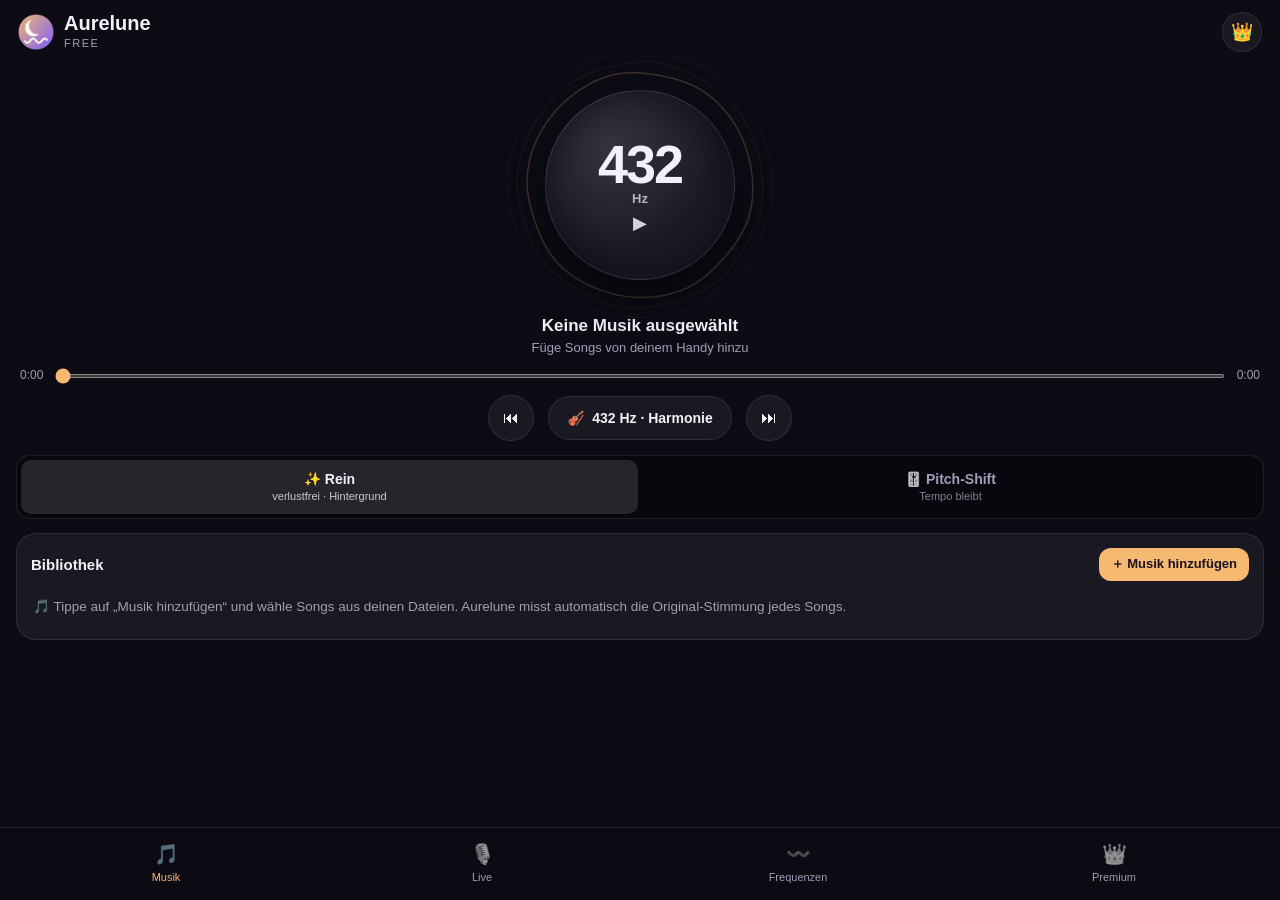
<file: Mobile-App/index.html>
<!doctype html>
<html lang="de"><head>
<meta charset="utf-8">
<meta name="viewport" content="width=device-width,initial-scale=1,viewport-fit=cover,user-scalable=no">
<meta name="theme-color" content="#0d0b14">
<meta name="apple-mobile-web-app-capable" content="yes">
<meta name="mobile-web-app-capable" content="yes">
<meta name="apple-mobile-web-app-status-bar-style" content="black-translucent">
<meta name="apple-mobile-web-app-title" content="Aurelune">
<link rel="apple-touch-icon" href="icons/apple-touch-icon.png">
<link rel="manifest" href="manifest.webmanifest">
<title>Aurelune</title>
<link rel="stylesheet" href="style.css">
  <link rel="icon" href="icons/icon-192.png" type="image/png">
</head><body>
<div class="aurora"></div>
<header class="top">
  <div class="brand"><img src="icons/icon-192.png" alt=""><div><h1>Aurelune</h1><div class="sub" id="planBadge">Free</div></div></div>
  <button class="crown" id="crownBtn" aria-label="Premium">👑</button>
</header>

<main>
<!-- MUSIK -->
<section class="view active" id="view-music">
  <div class="orb-wrap">
    <canvas id="orbCanvas" width="600" height="600"></canvas>
    <button id="orb" class="orb" aria-label="Abspielen">
      <span class="orb-hz" id="orbHz">432</span><span class="orb-unit">Hz</span>
      <span class="orb-icon" id="orbIcon">▶</span>
    </button>
  </div>
  <div class="now">
    <div class="now-title" id="nowTitle">Keine Musik ausgewählt</div>
    <div class="now-sub" id="nowSub">Füge Songs von deinem Handy hinzu</div>
  </div>
  <div class="seek"><span id="tCur">0:00</span><input type="range" id="seek" min="0" max="1000" value="0"><span id="tDur">0:00</span></div>
  <div class="controls">
    <button id="prev" class="ctl">⏮</button>
    <button id="freqPill" class="freq-pill"><span id="pillEmoji">🎻</span><span id="pillName">432 Hz · Harmonie</span></button>
    <button id="next" class="ctl">⏭</button>
  </div>
  <div class="seg" id="modeSeg">
    <button data-v="rein">✨ Rein<small>verlustfrei · Hintergrund</small></button>
    <button data-v="pitch">🎚️ Pitch-Shift<small>Tempo bleibt</small></button>
  </div>
  <div class="card">
    <div class="card-head"><b>Bibliothek</b><label class="btn small" for="fileIn">＋ Musik hinzufügen</label></div>
    <input type="file" id="fileIn" accept="audio/*,.mp3,.m4a,.aac,.wav,.flac,.ogg,.opus" multiple hidden>
    <div id="lib" class="lib"></div>
    <div id="libEmpty" class="empty">🎵 Tippe auf „Musik hinzufügen“ und wähle Songs aus deinen Dateien. Aurelune misst automatisch die Original-Stimmung jedes Songs.</div>
  </div>
</section>

<!-- LIVE -->
<section class="view" id="view-live">
  <h2>Live-Modus</h2>
  <p class="muted-p">Alles, was dein Handy-Mikrofon hört – Instrumente, Stimmen, Lautsprecher im Raum – live in deiner Frequenz auf die Kopfhörer.</p>
  <div class="live-card card">
    <button id="liveBtn" class="live-btn"><span id="liveIcon">🎙️</span><span id="liveText">Live starten</span></button>
    <div class="levels"><small>Pegel</small><div class="bar"><i id="liveLvl"></i></div></div>
    <p class="hint">🎧 Bitte Kopfhörer benutzen – sonst entsteht eine Rückkopplung (Pfeifen).</p>
  </div>
  <div class="card info-card">
    <b>Warum nicht jeder Sound auf dem Handy?</b>
    <p>iPhone und Android erlauben keiner App, den Ton anderer Apps (Spotify, YouTube, Anrufe) zu verändern – das ist aus Sicherheitsgründen gesperrt. Deshalb spielt Aurelune deine Musik selbst ab bzw. nutzt den Live-Modus. Für den kompletten PC-Sound gibt es <b>Aurelune Studio</b> für Windows/Mac.</p>
  </div>
</section>

<!-- FREQUENZEN -->
<section class="view" id="view-freq">
  <h2>Frequenzen</h2>
  <p class="muted-p">432 Hz ist kostenlos. Alle Solfeggio-Frequenzen und eigene Frequenzen gibt es mit <b>Premium</b>.</p>
  <div id="freqList" class="flist"></div>
  <div class="card custom">
    <div class="card-head"><b>🎚️ Eigene Frequenz</b><span class="lock-tag" id="customLock">👑 Premium</span></div>
    <div class="row"><input id="custom" type="number" inputmode="decimal" min="20" max="2000" step="0.1" placeholder="z. B. 440"><span>Hz</span><button id="customGo" class="btn">OK</button></div>
  </div>
  <p class="disclaimer">Die beschriebenen Wirkungen beruhen auf Tradition &amp; Erfahrungsberichten, nicht auf wissenschaftlichen Belegen.</p>
</section>

<!-- PROFIL -->
<section class="view" id="view-me">
  <h2>Premium</h2>
  <div class="premium-hero card">
    <div class="ph-crown">👑</div>
    <div class="ph-title" id="phTitle">Aurelune Premium</div>
    <div class="ph-price" id="phPrice"></div>
    <ul class="perks">
      <li>✨ Alle 9 Solfeggio-Frequenzen (174 – 963 Hz)</li>
      <li>🎚️ Eigene Frequenzen frei wählbar</li>
      <li>🎙️ Live-Modus in jeder Frequenz</li>
      <li>💛 Unterstützt die Weiterentwicklung</li>
    </ul>
    <button id="buyBtn" class="btn wide big">Premium freischalten</button>
    <div class="row code-row"><input id="codeIn" type="text" placeholder="Lizenzcode, z. B. AUR-XXXXX-XXXXX" autocapitalize="characters"><button id="codeGo" class="btn ghost">Einlösen</button></div>
    <div id="codeMsg" class="hint"></div>
  </div>
  <div class="card">
    <div class="set-row"><div><b>Original-Stimmung automatisch messen</b><small>Bei 442/443-Hz-Aufnahmen exakt korrigieren</small></div><label class="switch"><input type="checkbox" id="autoMeasure" checked><span></span></label></div>
    <div class="set-row"><div><b>App installieren</b><small id="installHint">Zum Home-Bildschirm hinzufügen</small></div><button id="installBtn" class="btn small ghost">Installieren</button></div>
  </div>
  <p class="disclaimer" id="ver">Aurelune Mobile 1.0</p>
</section>
</main>

<nav class="tabs">
  <button data-view="music" class="active"><span>🎵</span>Musik</button>
  <button data-view="live"><span>🎙️</span>Live</button>
  <button data-view="freq"><span>〰️</span>Frequenzen</button>
  <button data-view="me"><span>👑</span>Premium</button>
</nav>

<div class="sheet-bg" id="sheetBg" hidden>
  <div class="sheet">
    <div class="ph-crown">👑</div>
    <b id="sheetTitle">Premium-Frequenz</b>
    <p id="sheetText">Diese Frequenz ist Teil von Aurelune Premium.</p>
    <button class="btn wide big" id="sheetGo">Premium ansehen</button>
    <button class="btn wide ghost" id="sheetClose">Später</button>
  </div>
</div>
<div id="toast" class="toast"></div>
<audio id="elRein" preload="auto" playsinline></audio>
<audio id="elPitch" preload="auto" playsinline></audio>
<script src="config.js"></script>
<script src="frequencies.js"></script>
<script src="app.js"></script>
</body></html>
</file>
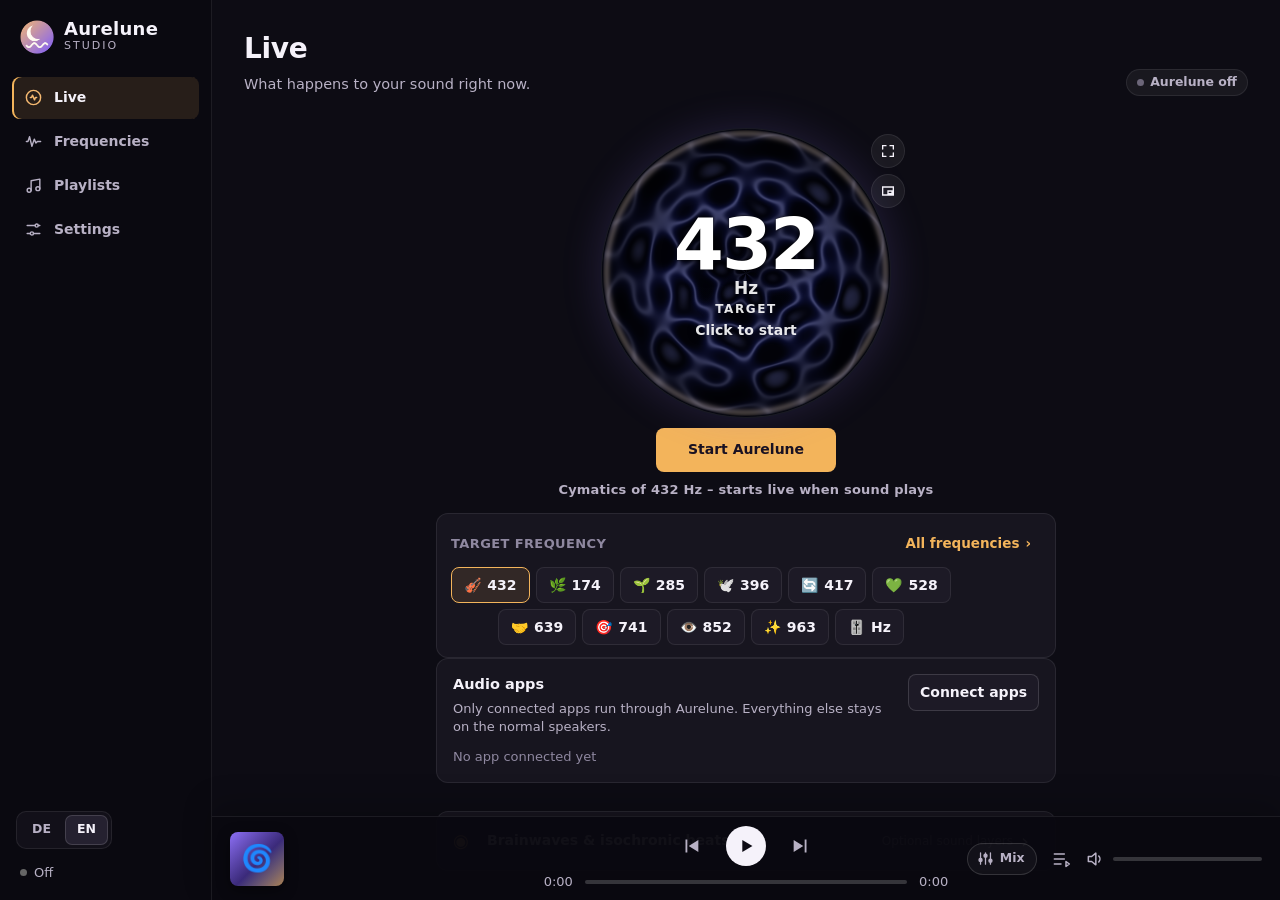
<file: Setup-Dateien/app/ui/index.html>
<!doctype html>
<html lang="en"><head><meta charset="utf-8"><meta name="viewport" content="width=device-width,initial-scale=1">
<title>Aurelune Studio</title><link rel="icon" href="icon.png" type="image/png"><link rel="stylesheet" href="style.css"><link rel="stylesheet" href="desk.css"><link rel="stylesheet" href="v38.css"><link rel="stylesheet" href="v311.css"><link rel="stylesheet" href="v312.css"><link rel="stylesheet" href="v314.css"><link rel="stylesheet" href="v315.css"><link rel="stylesheet" href="v316.css"><link rel="stylesheet" href="v317.css"><link rel="stylesheet" href="v318.css"><link rel="stylesheet" href="v319.css"><link rel="stylesheet" href="v320.css"><link rel="stylesheet" href="v321.css"><link rel="stylesheet" href="v322.css"></head>
<body>
<div class="aurora"></div>
<div id="oldEngine" hidden style="padding:30px;font:14px Segoe UI">This window uses an outdated browser engine. Please run the Aurelune installer again (it installs Microsoft WebView2) or start Aurelune with Microsoft Edge.</div>
<script>/* ES5 guard: the legacy IE engine cannot run the app */ try { eval('(async () => {})'); } catch (e) { document.getElementById('oldEngine').hidden = false; }</script>

<header class="top">
  <div class="brand"><img src="icon.png" alt=""><div><h1>Aurelune</h1><div class="sub">Studio</div></div></div>
  <div class="top-r">
    <button id="langBtn" class="lang" title="Language">EN</button>
    <div id="chip" class="chip"><i></i><span data-i18n="off">Off</span></div>
  </div>
</header>

<main>
  <!-- HOME -->
  <section class="view active" id="view-home">
    <div class="orb-wrap">
      <button id="orb" class="orb" aria-label="On/Off"><canvas id="cymCanvas" width="520" height="520"></canvas>
        <span class="orb-hz" id="orbHz">432</span><span class="orb-unit">Hz</span>
        <span class="orb-cap" id="orbCap" data-i18n="target">target</span>
        <span class="orb-state" id="orbState" data-i18n="tapStart">Click to start</span>
      </button>
    </div>
    <div id="cymLine" class="cym-line"></div>
    <button id="freqPill" class="freq-pill"><span id="pillEmoji">🎻</span><span id="pillName">Natural Tuning</span><span class="chev">›</span></button>
    <div id="freqChips" class="fchips"></div>
    <div id="quickCustom" class="quick-custom" hidden><input id="qCustom" type="number" min="20" max="2000" step="0.1" placeholder="440"><span>Hz</span><button id="qCustomGo" class="btn" data-i18n="apply">Apply</button></div>
    <p id="freqDescLine" class="fdesc-line"></p>

    <div id="alert" class="alert" hidden><div id="alertText"></div><div class="alert-btns" id="alertBtns"></div></div>
    <div class="card bin" id="binCard">
      <div class="bin-head"><div><b data-i18n="binTitle">🧠 Brainwave layers</b><small data-i18n="binOnHint">8 binaural beats layered on your sound</small></div>
        <span id="binState" class="verdict">–</span><label class="switch"><input type="checkbox" id="binOn"><span></span></label></div>
      <div class="seg four" id="binSeg"><button data-v="delta" data-i18n="binDelta">Delta</button><button data-v="theta" data-i18n="binTheta">Theta</button><button data-v="alpha" data-i18n="binAlpha">Alpha</button><button data-v="gateway" data-i18n="binGateway">Gateway</button><button data-v="septa" data-i18n="binSepta">Septa · 7 Wellen</button></div>
      <div class="bin-count"><label data-i18n="binCountT">Stacked frequencies</label>
        <div class="seg count-seg" id="binCountSeg"><button data-v="2">2</button><button data-v="4">4</button><button data-v="7">7</button><button data-v="8">8</button><button data-v="16">16</button><button data-v="32">32</button></div>
        <small class="bin-desc" data-i18n="binCountH"></small></div>
      <small class="bin-desc" id="binDesc"></small>
      <div class="bin-more">
        <div class="bin-layers" id="binLayers"></div>
        <div class="bin-slider"><label data-i18n="binLevel">Volume</label><input type="range" id="binLevel" min="0" max="50" step="1"><span id="binLevelV"></span></div>
        <div class="bin-slider"><label data-i18n="binNoise">Pink noise</label><input type="range" id="binNoise" min="0" max="100" step="1"><span id="binNoiseV"></span></div>
        <p class="bin-note" data-i18n="binHead">Use headphones</p>
        <p class="disclaimer" data-i18n="binDisc"></p>
      </div>
    </div>
    <div class="card slim">
      <div class="bin-head"><div><b data-i18n="timerT">⏱ Sleep timer</b><small id="timerHint" data-i18n="timerHint">Turns Aurelune off automatically</small></div>
        <div class="seg small timer-seg" id="timerSeg"><button data-v="0" data-i18n="timerOff">Off</button><button data-v="15">15</button><button data-v="30">30</button><button data-v="60">60</button><button data-v="90">90</button></div></div>
    </div>

    <div class="card proof">
      <div class="card-head"><b data-i18n="proofTitle">Proof – measured in what you hear</b><span id="verdict" class="verdict">–</span></div>
      <div class="facts">
        <div><small data-i18n="fOrig">Original (input)</small><b id="fIn">–</b></div>
        <div class="hl"><small data-i18n="fOut">You hear (output)</small><b id="fOut">–</b></div>
        <div><small data-i18n="fDev">Deviation from target</small><b id="fDev">–</b></div>
      </div>
      <details class="more" id="proofMore"><summary data-i18n="details">Details</summary>
      <div class="fp-wrap">
        <div class="mini-head"><span data-i18n="fpTitle">Tuning fingerprint</span><small data-i18n="fpHint">where the tones really are</small></div>
        <canvas id="fp" width="920" height="210"></canvas>
      </div>
      <div class="spec-wrap">
        <div class="mini-head"><span data-i18n="specTitle">Live spectrum</span><small id="specHint"></small></div>
        <canvas id="spec" width="920" height="300"></canvas>
        <div class="legend"><span class="lg-out" data-i18n="lgOut">output</span><span class="lg-in" data-i18n="lgIn">original</span><span class="lg-grid" id="lgGrid">432 Hz grid</span><span class="lg-440" data-i18n="lg440">440 Hz grid</span></div>
      </div>
      <div class="peak" id="peakLine">–</div>
      <div class="hint" id="anaText" data-i18n="anaOff">Turn Aurelune on to measure.</div>
      <div class="levels"><div><small data-i18n="lvIn">Input</small><div class="bar"><i id="lvIn"></i></div></div><div><small data-i18n="lvOut">Output</small><div class="bar"><i id="lvOut"></i></div></div></div>
      </details>
    </div>
    <button id="ab" class="ab" disabled data-i18n="abIdle">Hold: hear the original</button>
    <div class="route muted" id="routeLine"></div>
  </section>

  <!-- FREQUENCIES -->
  <section class="view" id="view-freq">
    <h2 data-i18n="chooseFreq">Choose frequency</h2>
    <p class="muted-p" data-i18n="chooseFreqP">Music is shifted by the smallest possible amount so this frequency becomes an exact note – clean and without distortion.</p>
    <div id="freqList" class="flist"></div>
    <div class="card custom">
      <div class="card-head"><b data-i18n="customFreq">🎚️ Custom frequency</b></div>
      <div class="row"><input id="custom" type="number" min="20" max="2000" step="0.1" placeholder="440"><span>Hz</span><button id="customGo" class="btn" data-i18n="apply">Apply</button></div>
    </div>
    <p class="keys-hint" data-i18n="keysHint"></p>
    <p class="disclaimer" data-i18n="disclaimer">The described effects are based on tradition and personal reports, not on scientific evidence.</p>
  </section>

  <!-- SETTINGS -->
  <section class="view" id="view-settings">
    <h2 data-i18n="settings">Settings</h2>

    <div class="card">
      <div class="card-head"><b data-i18n="sysCheck">System check</b><button id="recheck" class="link" data-i18n="recheck">Check again</button></div>
      <div class="checks" id="checks"></div>
      <button id="fixBtn" class="btn wide" data-i18n="fixAuto" hidden>Repair automatically</button>
    </div>

    <div class="card">
      <div class="set-row col"><div><b data-i18n="mainOut">Main speaker (where Aurelune plays)</b><small data-i18n="mainOutHint">Pick your EQ device, e.g. “SteelSeries Sonar – Gaming”, so your equalizer keeps working.</small></div></div>
      <select id="outDev"></select>
      <div class="set-row"><div><b data-i18n="autoIn">Input automatic (CABLE Output)</b><small data-i18n="autoInHint">All PC sound goes into VB-CABLE, Aurelune picks it up there.</small></div>
        <label class="switch"><input type="checkbox" id="autoDev"><span></span></label></div>
      <div id="manualDev" hidden>
        <label class="lbl" data-i18n="inputLbl">Input (virtual cable)</label><select id="inDev"></select>
        <button id="applyDev" class="btn wide" data-i18n="apply">Apply</button>
      </div>
    </div>

    <div class="card">
      <div class="set-row"><div><b data-i18n="autoMeasure">Detect original tuning automatically</b><small data-i18n="autoMeasureHint">Detects whether a song is tuned to 440, 442 or 443 Hz.</small></div>
        <label class="switch"><input type="checkbox" id="auto"><span></span></label></div>
      <div class="set-row" id="manualRow"><div><b data-i18n="fixedRef">Fixed original tuning</b><small data-i18n="fixedRefHint">Used when detection is off.</small></div>
        <div class="inline"><input id="manualRef" type="number" min="400" max="480" step="0.1"><span>Hz</span></div></div>
      <div class="set-row"><div><b data-i18n="profile">Sound profile</b><small id="profileHint"></small></div></div>
      <div class="seg" id="profileSeg"><button data-v="music" data-i18n="pMusic">🎵 Music · Hi-Fi</button><button data-v="voice" data-i18n="pVoice">🎮 Voice &amp; gaming</button></div>
      <div class="set-row"><div><b data-i18n="precise">🎯 Precision mode</b><small data-i18n="preciseHint">Analyses ahead</small></div>
        <label class="switch"><input type="checkbox" id="precise"><span></span></label></div>
      <div class="set-row"><div><b id="updTitle">🔄 Automatic updates</b><small id="updHint"></small><small id="updInfo" class="upd-info"></small></div>
        <label class="switch"><input type="checkbox" id="autoUpd" checked><span></span></label></div>
      <div class="set-row upd-row"><button type="button" id="updCheck" class="upd-check">Check now</button></div>
    </div>

    <div class="card">
      <div class="set-row"><div><b data-i18n="language">Language</b></div>
        <div class="seg small" id="langSeg"><button data-v="en">English</button><button data-v="de">Deutsch</button></div></div>
      <div class="set-row"><div><b data-i18n="autostart">Start with Windows</b><small data-i18n="autostartHint">Starts minimized and runs in the background.</small></div>
        <label class="switch"><input type="checkbox" id="autostart"><span></span></label></div>
      <div class="btn-row">
        <button id="resetSound" class="btn ghost" data-i18n="resetSound">🔈 Reset sound</button>
        <button id="openSound" class="btn ghost" data-i18n="openSound">⚙️ Sound settings</button>
      </div>
    </div>

    <div class="card info">
      <div class="set-row"><div><b data-i18n="tech">Technical</b><small id="techInfo">–</small></div></div>
      <div class="muted"><span id="version">Aurelune Studio</span> · <button id="openLog" class="link" data-i18n="openLog">open log file</button></div>
    </div>
  </section>
</main>

<nav class="tabs">
  <button data-view="home" class="active"><svg viewBox="0 0 24 24"><circle cx="12" cy="12" r="9"/><path d="M8 12h1.5l1.2-3 2.6 6 1.2-3H16"/></svg><span data-i18n="tHome">Live</span></button>
  <button data-view="freq"><svg viewBox="0 0 24 24"><path d="M3 12h2l2-6 3 12 3-9 2 5 2-2h4" /></svg><span data-i18n="tFreq">Frequencies</span></button>
  <button data-view="settings"><svg viewBox="0 0 24 24"><path d="M4 7h10M18 7h2M4 17h4M12 17h8" /><circle cx="16" cy="7" r="2"/><circle cx="10" cy="17" r="2"/></svg><span data-i18n="tSet">Settings</span><i class="dot" id="setDot" hidden></i></button>
</nav>
<div id="toast" class="toast"></div>

<script src="frequencies.js"></script>
<script src="i18n.js"></script>
<div id="updBar"><div class="upd-main"><b id="updText"></b><small id="updNotes"></small></div><button type="button" id="updGo">Install</button><button type="button" id="updX" aria-label="close">✕</button><div id="updProg"><i></i></div></div>
<script src="app.js"></script>
<script src="desk.js"></script>
<script src="v38.js"></script>
<script src="v39.js"></script>
<script src="v310.js"></script>
<script src="v311.js"></script>
<script src="v312.js"></script>
<script src="v314.js"></script>
<script src="v315.js"></script>
<script src="v316.js"></script>
<script src="v317.js"></script>
<script src="v318.js"></script>
<script src="v319.js"></script>
<script src="v320.js"></script>
<script src="v321.js"></script>
<script src="v322.js"></script>
<script src="update.js"></script>
</body></html>
</file>
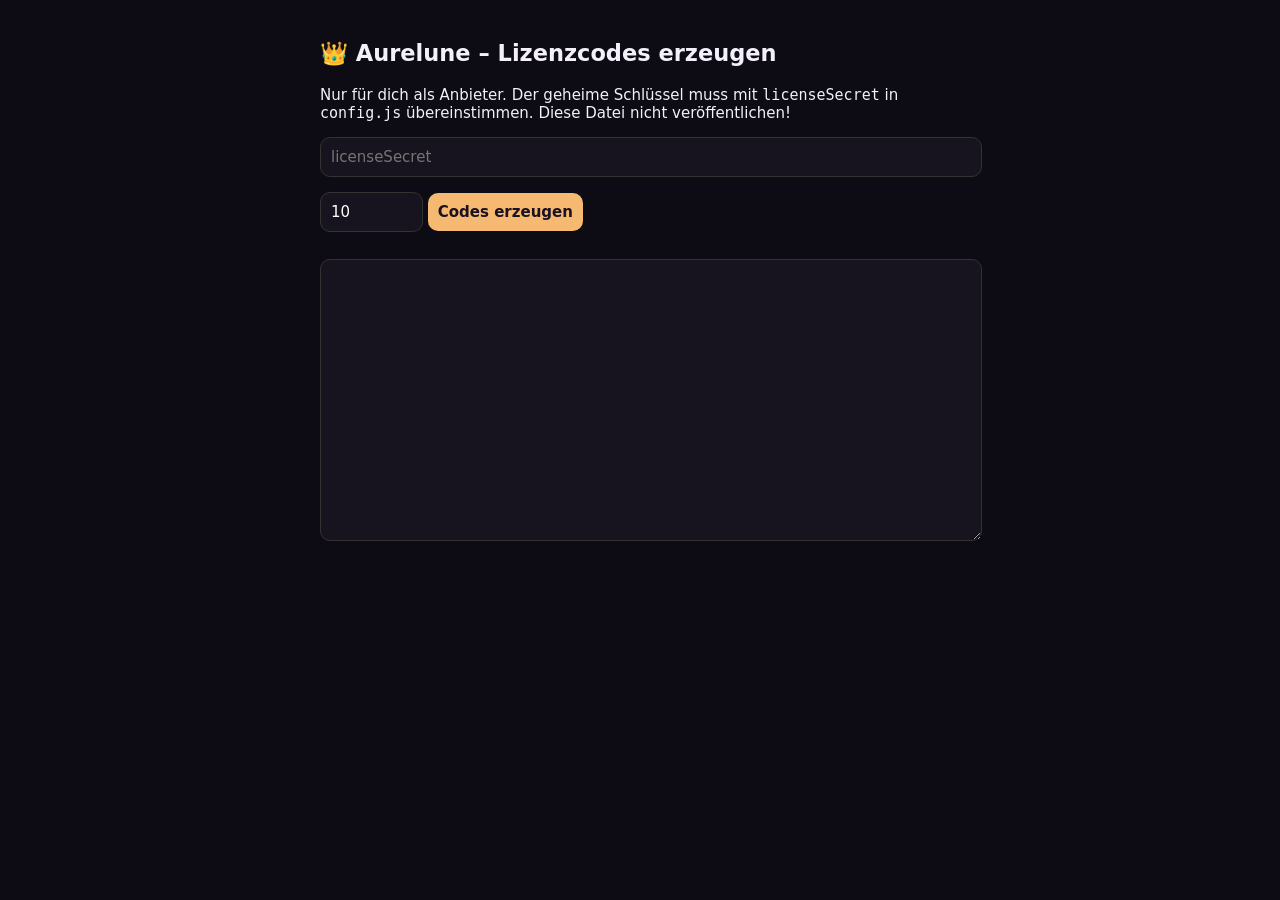
<file: Mobile-App/tools/lizenz-generator.html>
<!doctype html><html lang="de"><head><meta charset="utf-8"><title>Aurelune Lizenz-Generator</title>
<style>body{font:15px system-ui;background:#0d0b14;color:#f3f0fb;max-width:640px;margin:40px auto;padding:0 16px}input,button,textarea{font:inherit;padding:10px;border-radius:10px;border:1px solid #333;background:#17141f;color:#fff}button{background:#f5b971;color:#1a1222;font-weight:700;border:0;cursor:pointer}textarea{width:100%;height:260px;margin-top:12px;font-family:Consolas,monospace}</style></head>
<body><h2>👑 Aurelune – Lizenzcodes erzeugen</h2>
<p>Nur für dich als Anbieter. Der geheime Schlüssel muss mit <code>licenseSecret</code> in <code>config.js</code> übereinstimmen. Diese Datei nicht veröffentlichen!</p>
<p><input id="sec" style="width:100%" placeholder="licenseSecret"></p>
<p><input id="n" type="number" value="10" min="1" max="1000"> <button id="go">Codes erzeugen</button></p>
<textarea id="out" readonly></textarea>
<script>
const B32='ABCDEFGHJKLMNPQRSTUVWXYZ23456789';
async function sig(secret, part){const e=new TextEncoder();const k=await crypto.subtle.importKey('raw',e.encode(secret),{name:'HMAC',hash:'SHA-256'},false,['sign']);const mac=new Uint8Array(await crypto.subtle.sign('HMAC',k,e.encode(part)));let bits=0,val=0,out='';for(const b of mac){val=(val<<8)|b;bits+=8;while(bits>=5&&out.length<5){out+=B32[(val>>>(bits-5))&31];bits-=5;}if(out.length>=5)break;}return out;}
document.getElementById('go').onclick=async()=>{const s=document.getElementById('sec').value;if(!s)return alert('Bitte Schlüssel eingeben');const n=+document.getElementById('n').value;const codes=[];for(let i=0;i<n;i++){const r=crypto.getRandomValues(new Uint8Array(5));const p=[...r].map(v=>B32[v&31]).join('');codes.push(`AUR-${p}-${await sig(s,p)}`);}document.getElementById('out').value=codes.join('\n');};
</script></body></html>
</file>
<file: Mobile-App/style.css>
:root { --bg:#0d0b14; --card:rgba(255,255,255,.055); --line:rgba(255,255,255,.09); --fg:#f3f0fb; --mut:#a39eb8; --acc:#f5b971; --acc2:#8b6cff; --gold:#ffd36b;
  --sat:env(safe-area-inset-top,0px); --sab:env(safe-area-inset-bottom,0px); }
* { box-sizing:border-box; -webkit-tap-highlight-color:transparent; }
[hidden] { display:none !important; }
html,body { margin:0; height:100%; background:var(--bg); overscroll-behavior:none; }
body { color:var(--fg); font:15px/1.45 -apple-system,BlinkMacSystemFont,"SF Pro Text","Segoe UI",Roboto,sans-serif; display:flex; flex-direction:column; overflow:hidden; user-select:none; -webkit-user-select:none; }
input { user-select:text; -webkit-user-select:text; }
.aurora { position:fixed; inset:-140px -120px auto; height:440px; z-index:-1; filter:blur(70px); opacity:.45; transition:background 1s;
  background:radial-gradient(circle at 25% 45%, var(--acc), transparent 55%), radial-gradient(circle at 85% 25%, var(--acc2), transparent 55%); }
.top { display:flex; align-items:center; justify-content:space-between; padding:calc(var(--sat) + 12px) 18px 4px; }
.brand { display:flex; align-items:center; gap:10px; } .brand img { width:36px; height:36px; }
h1 { margin:0; font-size:20px; line-height:1; } .sub { font-size:11px; color:var(--mut); letter-spacing:1.5px; text-transform:uppercase; margin-top:3px; }
.sub.premium { color:var(--gold); }
.crown { width:40px; height:40px; border-radius:50%; border:1px solid var(--line); background:var(--card); font-size:18px; }
main { flex:1; overflow-y:auto; padding:4px 16px 18px; -webkit-overflow-scrolling:touch; }
.view { display:none; animation:fade .3s ease; } .view.active { display:block; }
@keyframes fade { from { opacity:0; transform:translateY(6px);} to { opacity:1; transform:none; } }
h2 { margin:10px 0 4px; font-size:24px; } .muted-p { color:var(--mut); margin:0 0 12px; font-size:14px; }

.orb-wrap { position:relative; width:250px; height:250px; margin:0 auto; }
#orbCanvas { position:absolute; inset:-25px; width:300px; height:300px; pointer-events:none; }
.orb { position:absolute; inset:30px; border-radius:50%; border:1px solid var(--line); color:var(--fg); font-family:inherit; display:flex; flex-direction:column; align-items:center; justify-content:center;
  background:radial-gradient(circle at 35% 30%, rgba(255,255,255,.14), rgba(255,255,255,.03) 60%), #15121f; box-shadow:inset 0 0 40px rgba(0,0,0,.5), 0 20px 50px rgba(0,0,0,.45); transition:transform .2s, box-shadow .4s, background .4s; }
.orb:active { transform:scale(.97); }
.orb.on { color:#1a1222; background:radial-gradient(circle at 35% 30%, color-mix(in srgb, var(--acc) 85%, white), var(--acc) 45%, color-mix(in srgb, var(--acc) 60%, #000));
  box-shadow:0 0 0 9px color-mix(in srgb, var(--acc) 18%, transparent), 0 0 60px color-mix(in srgb, var(--acc) 65%, transparent); }
.orb-hz { font-size:54px; font-weight:800; line-height:1; letter-spacing:-2px; } .orb-unit { font-size:13px; font-weight:700; opacity:.7; }
.orb-icon { font-size:18px; margin-top:6px; opacity:.85; }
.now { text-align:center; margin-top:4px; } .now-title { font-weight:700; font-size:17px; white-space:nowrap; overflow:hidden; text-overflow:ellipsis; padding:0 10px; }
.now-sub { color:var(--mut); font-size:13px; }
.seek { display:flex; align-items:center; gap:10px; font-size:12px; color:var(--mut); margin:10px 4px 0; font-variant-numeric:tabular-nums; }
.seek input { flex:1; accent-color:var(--acc); height:4px; }
.controls { display:flex; align-items:center; justify-content:center; gap:14px; margin-top:10px; }
.ctl { width:46px; height:46px; border-radius:50%; border:1px solid var(--line); background:var(--card); color:var(--fg); font-size:16px; }
.freq-pill { display:flex; align-items:center; gap:8px; padding:11px 18px; border-radius:30px; border:1px solid var(--line); background:var(--card); color:var(--fg); font:inherit; font-weight:600; font-size:14px; }
.seg { display:grid; grid-template-columns:1fr 1fr; gap:4px; padding:4px; border-radius:14px; background:rgba(0,0,0,.28); margin-top:14px; border:1px solid var(--line); }
.seg button { padding:9px 6px; border:0; border-radius:10px; background:transparent; color:var(--mut); font:inherit; font-weight:650; font-size:14px; }
.seg button small { display:block; font-size:11px; font-weight:500; opacity:.8; } .seg button.sel { background:rgba(255,255,255,.12); color:var(--fg); }

.card { margin-top:14px; padding:14px; border-radius:20px; background:var(--card); border:1px solid var(--line); }
.card-head { display:flex; align-items:center; justify-content:space-between; margin-bottom:8px; }
.lib { display:flex; flex-direction:column; }
.track { display:flex; align-items:center; gap:12px; padding:10px 4px; border-bottom:1px solid var(--line); }
.track:last-child { border-bottom:0; }
.track .art { width:42px; height:42px; border-radius:12px; flex:none; display:grid; place-items:center; font-size:18px; background:linear-gradient(135deg, color-mix(in srgb, var(--acc) 40%, transparent), rgba(139,108,255,.35)); }
.track .meta { flex:1; min-width:0; } .track .tn { font-weight:600; white-space:nowrap; overflow:hidden; text-overflow:ellipsis; font-size:14.5px; }
.track .ti { font-size:12px; color:var(--mut); }
.track.cur .tn { color:var(--acc); }
.track .del { border:0; background:transparent; color:var(--mut); font-size:18px; padding:6px; }
.empty { color:var(--mut); font-size:13.5px; padding:8px 2px; }

.live-card { text-align:center; }
.live-btn { width:100%; padding:22px; border-radius:20px; border:0; font:inherit; font-weight:750; font-size:18px; color:#1a1222; background:linear-gradient(135deg, var(--acc), color-mix(in srgb, var(--acc) 50%, var(--acc2))); display:flex; align-items:center; justify-content:center; gap:10px; }
.live-btn.on { background:rgba(255,255,255,.1); color:var(--fg); box-shadow:0 0 0 2px var(--acc) inset; }
.levels { margin-top:12px; text-align:left; } .levels small { font-size:11px; color:var(--mut); }
.bar { height:6px; border-radius:4px; background:rgba(255,255,255,.07); overflow:hidden; margin-top:3px; }
.bar i { display:block; height:100%; width:0; background:linear-gradient(90deg,#6dffa8,var(--acc),#ff7a8a); transition:width .1s; }
.hint { color:var(--mut); font-size:12.5px; margin:10px 0 0; }
.info-card p { color:#cfc9df; font-size:13.5px; margin:6px 0 0; }

.flist { display:flex; flex-direction:column; gap:9px; }
.fitem { position:relative; display:flex; gap:12px; text-align:left; padding:13px; border-radius:18px; background:var(--card); border:1px solid var(--line); color:var(--fg); font:inherit; }
.fitem.sel { background:color-mix(in srgb, var(--c) 16%, transparent); border-color:var(--c); box-shadow:0 0 22px color-mix(in srgb, var(--c) 22%, transparent); }
.fitem.locked .fbody { opacity:.75; }
.ficon { flex:none; width:48px; height:48px; border-radius:15px; display:grid; place-items:center; font-size:22px; background:color-mix(in srgb, var(--c) 20%, transparent); }
.fbody { flex:1; min-width:0; } .ftop { display:flex; align-items:baseline; gap:7px; flex-wrap:wrap; }
.fhz { font-weight:800; font-size:18px; } .fhz small { font-size:11px; color:var(--mut); } .fname { font-weight:650; font-size:14.5px; }
.ftag { font-size:11px; padding:2px 8px; border-radius:20px; background:color-mix(in srgb, var(--c) 22%, transparent); color:var(--c); font-weight:700; }
.fdesc { font-size:13px; color:#cfc9df; margin-top:4px; }
.lock-tag { position:absolute; top:12px; right:12px; font-size:11px; font-weight:700; color:#1a1222; background:var(--gold); padding:2px 8px; border-radius:20px; }
.card .lock-tag { position:static; }
.free-tag { position:absolute; top:12px; right:12px; font-size:11px; font-weight:700; color:#0d2a1c; background:#6dffa8; padding:2px 8px; border-radius:20px; }
.row { display:flex; align-items:center; gap:8px; }
input[type=number], input[type=text] { flex:1; min-width:0; padding:12px; border-radius:12px; border:1px solid var(--line); background:#17141f; color:var(--fg); font:inherit; font-size:16px; outline:none; }
input:focus { border-color:var(--acc); }
.btn { padding:11px 16px; border-radius:12px; border:0; background:var(--acc); color:#1a1222; font:inherit; font-weight:750; font-size:14.5px; display:inline-block; text-align:center; cursor:pointer; }
.btn.small { padding:7px 12px; font-size:13px; } .btn.wide { width:100%; margin-top:10px; } .btn.big { padding:15px; font-size:16px; }
.btn.ghost { background:rgba(255,255,255,.07); color:var(--fg); border:1px solid var(--line); }
.disclaimer { font-size:11px; color:#77718c; text-align:center; margin:14px 0 0; }

.premium-hero { text-align:center; background:linear-gradient(160deg, rgba(255,211,107,.16), rgba(139,108,255,.12)); border-color:rgba(255,211,107,.35); }
.ph-crown { font-size:40px; } .ph-title { font-size:21px; font-weight:800; margin-top:2px; } .ph-price { color:var(--gold); font-weight:700; margin-top:2px; }
.perks { list-style:none; padding:0; margin:14px 0 4px; text-align:left; } .perks li { padding:7px 0; border-bottom:1px solid var(--line); font-size:14px; } .perks li:last-child { border:0; }
.code-row { margin-top:12px; }
.premium-hero.owned .btn.big { background:#6dffa8; }
.set-row { display:flex; justify-content:space-between; align-items:center; gap:12px; padding:6px 0; }
.set-row + .set-row { border-top:1px solid var(--line); margin-top:6px; padding-top:12px; }
.set-row b { display:block; font-size:14.5px; } .set-row small { color:var(--mut); font-size:12px; }
.switch { position:relative; flex:none; } .switch input { display:none; }
.switch span { display:block; width:50px; height:30px; border-radius:16px; background:rgba(255,255,255,.16); transition:.2s; position:relative; }
.switch span::after { content:''; position:absolute; top:3px; left:3px; width:24px; height:24px; border-radius:50%; background:#fff; transition:.2s; }
.switch input:checked + span { background:var(--acc); } .switch input:checked + span::after { left:23px; }

.tabs { display:grid; grid-template-columns:repeat(4,1fr); padding:6px 8px calc(var(--sab) + 8px); border-top:1px solid var(--line); background:rgba(13,11,20,.88); backdrop-filter:blur(16px); -webkit-backdrop-filter:blur(16px); }
.tabs button { display:flex; flex-direction:column; align-items:center; gap:1px; border:0; background:transparent; color:var(--mut); font:inherit; font-size:11px; padding:6px 2px; }
.tabs button span { font-size:20px; filter:grayscale(1); opacity:.7; } .tabs button.active { color:var(--acc); } .tabs button.active span { filter:none; opacity:1; }
.sheet-bg { position:fixed; inset:0; background:rgba(0,0,0,.55); display:flex; align-items:flex-end; z-index:10; animation:fade .2s; }
.sheet { width:100%; padding:22px 20px calc(var(--sab) + 18px); border-radius:26px 26px 0 0; background:#1a1626; border-top:1px solid var(--line); text-align:center; }
.sheet b { font-size:19px; } .sheet p { color:#cfc9df; margin:6px 0 4px; }
.toast { position:fixed; left:50%; bottom:calc(var(--sab) + 84px); transform:translate(-50%,20px); opacity:0; padding:10px 18px; border-radius:22px; background:#2a2538; border:1px solid var(--line); font-size:14px; transition:.3s; pointer-events:none; white-space:nowrap; z-index:20; }
.toast.show { opacity:1; transform:translate(-50%,0); }
</file>
<file: Setup-Dateien/app/ui/style.css>
:root { --bg:#0d0b14; --card:rgba(255,255,255,.05); --line:rgba(255,255,255,.085); --fg:#f3f0fb; --mut:#a39eb8; --acc:#f5b971; --acc2:#8b6cff; }
* { box-sizing:border-box; -webkit-tap-highlight-color:transparent; }
[hidden] { display:none !important; }
html,body { margin:0; height:100%; background:var(--bg); }
body { color:var(--fg); font:13.5px/1.45 "Segoe UI Variable Text","Segoe UI",system-ui,-apple-system,sans-serif; display:flex; flex-direction:column; overflow:hidden; user-select:none; }
input, select { user-select:text; }
.aurora { position:fixed; inset:-140px -100px auto; height:420px; z-index:-1; filter:blur(70px); opacity:.45; transition:background 1s;
  background:radial-gradient(circle at 25% 45%, var(--acc), transparent 55%), radial-gradient(circle at 85% 25%, var(--acc2), transparent 55%); }
.top { display:flex; align-items:center; justify-content:space-between; padding:16px 20px 6px; }
.brand { display:flex; align-items:center; gap:10px; }
.brand img { width:36px; height:36px; }
h1 { margin:0; font-size:19px; letter-spacing:.3px; line-height:1; } .sub { font-size:11px; color:var(--mut); letter-spacing:2px; text-transform:uppercase; }
.chip { display:flex; align-items:center; gap:7px; padding:5px 11px; border-radius:20px; background:var(--card); border:1px solid var(--line); font-size:11.5px; color:var(--mut); }
.chip i { width:7px; height:7px; border-radius:50%; background:#666; }
.chip.on { color:var(--fg); } .chip.on i { background:#6dffa8; box-shadow:0 0 8px #6dffa8; }
.chip.warn i { background:#ffcf5c; box-shadow:0 0 8px #ffcf5c; }

main { flex:1; overflow-y:auto; padding:6px 18px 18px; scrollbar-width:thin; }
main::-webkit-scrollbar { width:6px; } main::-webkit-scrollbar-thumb { background:rgba(255,255,255,.1); border-radius:3px; }
.view { display:none; animation:fade .3s ease; } .view.active { display:block; }
@keyframes fade { from { opacity:0; transform:translateY(6px);} to { opacity:1; transform:none; } }
h2 { margin:8px 0 4px; font-size:20px; }
.muted-p { color:var(--mut); margin:0 0 12px; font-size:12.5px; }
.muted { color:var(--mut); font-size:11.5px; }

/* orb */
.orb-wrap { position:relative; width:300px; height:300px; margin:0 auto; }
#orbCanvas { position:absolute; inset:-40px; width:380px; height:380px; pointer-events:none; }
.orb { position:absolute; inset:40px; border-radius:50%; border:1px solid var(--line); cursor:pointer; color:var(--fg); font-family:inherit;
  background:radial-gradient(circle at 35% 30%, rgba(255,255,255,.14), rgba(255,255,255,.03) 60%), #15121f;
  box-shadow:inset 0 0 40px rgba(0,0,0,.5), 0 20px 50px rgba(0,0,0,.45); display:flex; flex-direction:column; align-items:center; justify-content:center; transition:transform .2s, box-shadow .4s, background .4s; }
.orb:hover { transform:scale(1.025); } .orb:active { transform:scale(.98); }
.orb.on { background:radial-gradient(circle at 35% 30%, color-mix(in srgb, var(--acc) 85%, white), var(--acc) 45%, color-mix(in srgb, var(--acc) 60%, #000) 100%); color:#1a1222;
  box-shadow:0 0 0 10px color-mix(in srgb, var(--acc) 18%, transparent), 0 0 70px color-mix(in srgb, var(--acc) 70%, transparent), inset 0 -10px 30px rgba(0,0,0,.25); }
.orb-hz { font-size:58px; font-weight:800; line-height:1; letter-spacing:-2px; } .orb-unit { font-size:14px; font-weight:700; opacity:.7; margin-top:-2px; }
.orb-state { font-size:11.5px; margin-top:6px; opacity:.75; font-weight:600; }
.orb-cap { font-size:10.5px; text-transform:uppercase; letter-spacing:1.6px; margin-top:4px; opacity:.65; font-weight:700; }
.orb-hz { font-variant-numeric:tabular-nums; }
.orb.busy { opacity:.7; pointer-events:none; }
.freq-pill { display:flex; align-items:center; gap:8px; margin:6px auto 0; padding:8px 16px; border-radius:30px; border:1px solid var(--line); background:var(--card); color:var(--fg); font:inherit; font-weight:600; cursor:pointer; }
.freq-pill:hover { border-color:var(--acc); } .chev { color:var(--mut); font-size:16px; line-height:1; }
.lead { text-align:center; color:var(--mut); font-size:12.5px; margin:10px 20px 4px; }
.alert { margin:10px 0 0; padding:11px 13px; border-radius:14px; background:rgba(255,105,125,.12); border:1px solid rgba(255,105,125,.35); color:#ffd3da; font-size:12.5px; }

.card { margin-top:12px; padding:14px 15px; border-radius:18px; background:var(--card); border:1px solid var(--line); backdrop-filter:blur(10px); }
.card-head { display:flex; justify-content:space-between; align-items:center; margin-bottom:10px; }
.meter .scale { display:flex; justify-content:space-between; font-size:10px; color:var(--mut); margin-top:5px; }
.track { position:relative; height:12px; border-radius:10px; background:linear-gradient(90deg, rgba(255,255,255,.03), rgba(255,255,255,.1) 50%, rgba(255,255,255,.03)); border:1px solid var(--line); }
.track::after { content:''; position:absolute; left:50%; top:-3px; bottom:-3px; width:1px; background:rgba(255,255,255,.35); }
.zone { position:absolute; top:2px; bottom:2px; border-radius:6px; background:color-mix(in srgb, var(--acc) 30%, transparent); transition:all .4s; }
.needle { position:absolute; top:-6px; width:4px; height:22px; margin-left:-2px; border-radius:3px; background:var(--acc); box-shadow:0 0 12px var(--acc); left:50%; transition:left .4s ease, opacity .3s; }
.facts { display:grid; grid-template-columns:repeat(3,1fr); gap:7px; margin-top:12px; }
.facts div { background:rgba(255,255,255,.04); border-radius:12px; padding:8px 10px; }
.facts small { display:block; font-size:10px; color:var(--mut); } .facts b { font-size:15.5px; font-variant-numeric:tabular-nums; white-space:nowrap; }
.hint { font-size:12px; color:var(--mut); margin-top:9px; }
.levels { display:grid; grid-template-columns:1fr 1fr; gap:12px; margin-top:10px; } .levels small { font-size:10px; color:var(--mut); }
.bar { height:5px; border-radius:4px; background:rgba(255,255,255,.07); overflow:hidden; margin-top:2px; }
.bar i { display:block; height:100%; width:0; background:linear-gradient(90deg,#6dffa8,var(--acc),#ff7a8a); transition:width .12s; }
.ab { width:100%; margin-top:12px; padding:12px; border-radius:14px; border:1px dashed var(--line); background:transparent; color:var(--mut); font:inherit; cursor:pointer; }
.ab:not(:disabled):hover { border-color:var(--acc); color:var(--fg); } .ab:disabled { opacity:.4; cursor:default; }
.ab.held { background:rgba(255,255,255,.07); color:var(--fg); }

/* frequency list */
.flist { display:flex; flex-direction:column; gap:8px; }
.fitem { display:flex; gap:12px; align-items:flex-start; text-align:left; padding:12px 13px; border-radius:16px; background:var(--card); border:1px solid var(--line); color:var(--fg); font:inherit; cursor:pointer; transition:border-color .2s, background .2s, transform .15s; }
.fitem:hover { transform:translateX(2px); border-color:color-mix(in srgb, var(--c) 55%, transparent); }
.fitem.sel { background:color-mix(in srgb, var(--c) 16%, transparent); border-color:var(--c); box-shadow:0 0 22px color-mix(in srgb, var(--c) 22%, transparent); }
.ficon { flex:none; width:46px; height:46px; border-radius:14px; display:grid; place-items:center; font-size:21px; background:color-mix(in srgb, var(--c) 20%, transparent); }
.fbody { flex:1; min-width:0; }
.ftop { display:flex; align-items:baseline; gap:8px; } .fhz { font-weight:800; font-size:17px; } .fhz small { font-size:11px; color:var(--mut); font-weight:600; }
.fname { font-weight:600; } .ftag { margin-left:auto; font-size:10.5px; padding:2px 8px; border-radius:20px; background:color-mix(in srgb, var(--c) 22%, transparent); color:var(--c); font-weight:700; white-space:nowrap; }
.fdesc { font-size:12px; color:#cfc9df; margin-top:3px; }
.fcheck { flex:none; width:20px; height:20px; border-radius:50%; border:2px solid var(--line); margin-top:12px; }
.fitem.sel .fcheck { border-color:var(--c); background:radial-gradient(circle, var(--c) 45%, transparent 50%); }
.custom .row { display:flex; gap:8px; align-items:center; }
.disclaimer { font-size:10.5px; color:#77718c; text-align:center; margin:12px 0 0; }

/* settings */
.set-row { display:flex; justify-content:space-between; align-items:center; gap:12px; padding:4px 0; }
.set-row + .set-row { margin-top:8px; padding-top:10px; border-top:1px solid var(--line); }
.set-row b { display:block; font-size:13px; } .set-row small { display:block; color:var(--mut); font-size:11.5px; margin-top:1px; }
.inline { display:flex; align-items:center; gap:5px; }
.switch { position:relative; flex:none; cursor:pointer; } .switch input { display:none; }
.switch span { display:block; width:42px; height:24px; border-radius:14px; background:rgba(255,255,255,.14); transition:.2s; position:relative; }
.switch span::after { content:''; position:absolute; top:3px; left:3px; width:18px; height:18px; border-radius:50%; background:#fff; transition:.2s; box-shadow:0 1px 3px rgba(0,0,0,.3); }
.switch input:checked + span { background:var(--acc); } .switch input:checked + span::after { left:21px; }
.seg { display:grid; grid-template-columns:1fr 1fr; gap:4px; padding:4px; border-radius:12px; background:rgba(0,0,0,.25); margin-top:8px; }
.seg button { padding:8px; border:0; border-radius:9px; background:transparent; color:var(--mut); font:inherit; font-weight:600; cursor:pointer; }
.seg button.sel { background:rgba(255,255,255,.12); color:var(--fg); }
input[type=number], select { padding:8px 10px; border-radius:10px; border:1px solid var(--line); background:#17141f; color:var(--fg); font:inherit; font-size:12.5px; outline:none; }
input[type=number]:focus, select:focus { border-color:var(--acc); }
input[type=number] { width:90px; } select { width:100%; }
.lbl { display:block; font-size:11px; color:var(--mut); margin:10px 0 4px; }
.btn { padding:9px 14px; border-radius:11px; border:0; background:var(--acc); color:#1a1222; font:inherit; font-weight:700; cursor:pointer; transition:filter .2s; }
.btn:hover { filter:brightness(1.08); } .btn.wide { width:100%; margin-top:12px; }
.btn.ghost { background:rgba(255,255,255,.06); color:var(--fg); border:1px solid var(--line); font-weight:600; }
.btn-row { display:grid; grid-template-columns:1fr 1fr; gap:8px; margin-top:12px; }
.info small { font-variant-numeric:tabular-nums; }

/* nav */
.tabs { display:grid; grid-template-columns:repeat(3,1fr); padding:8px 14px 12px; border-top:1px solid var(--line); background:rgba(13,11,20,.85); backdrop-filter:blur(14px); }
.tabs button { display:flex; flex-direction:column; align-items:center; gap:3px; border:0; background:transparent; color:var(--mut); font:inherit; font-size:11px; cursor:pointer; padding:6px; border-radius:12px; }
.tabs svg { width:22px; height:22px; fill:none; stroke:currentColor; stroke-width:1.8; stroke-linecap:round; stroke-linejoin:round; }
.tabs button.active { color:var(--acc); } .tabs button:hover { background:rgba(255,255,255,.04); }
.toast { position:fixed; left:50%; bottom:86px; transform:translate(-50%,20px); opacity:0; padding:9px 16px; border-radius:20px; background:#2a2538; border:1px solid var(--line); font-size:12.5px; transition:.3s; pointer-events:none; white-space:nowrap; }
.toast.show { opacity:1; transform:translate(-50%,0); }

/* v3.2 */
.top-r { display:flex; align-items:center; gap:8px; }
.lang { padding:5px 9px; border-radius:20px; background:var(--card); border:1px solid var(--line); color:var(--mut); font:inherit; font-size:11px; font-weight:700; cursor:pointer; }
.lang:hover { color:var(--fg); border-color:var(--acc); }
.alert-btns { display:flex; gap:8px; margin-top:9px; } .alert-btns:empty { display:none; }
.verdict { font-size:11.5px; font-weight:700; padding:3px 10px; border-radius:20px; background:rgba(255,255,255,.06); color:var(--mut); white-space:nowrap; }
.verdict.ok { background:rgba(109,255,168,.14); color:#7dffb0; } .verdict.warn { background:rgba(255,207,92,.14); color:#ffd77a; }
.facts .hl { background:color-mix(in srgb, var(--acc) 14%, transparent); border:1px solid color-mix(in srgb, var(--acc) 35%, transparent); }
.mini-head { display:flex; justify-content:space-between; align-items:baseline; font-size:11.5px; font-weight:700; margin:12px 0 5px; }
.mini-head small { font-weight:500; color:var(--mut); font-size:10.5px; }
#fp, #spec { display:block; width:100%; border-radius:12px; background:rgba(0,0,0,.25); border:1px solid var(--line); }
#fp { height:105px; } #spec { height:150px; }
.legend { display:flex; flex-wrap:wrap; gap:12px; margin-top:6px; font-size:10.5px; color:var(--mut); }
.legend span::before { content:''; display:inline-block; width:14px; height:3px; border-radius:2px; vertical-align:middle; margin-right:5px; }
.lg-out::before { background:var(--acc); } .lg-in::before { background:#b9b4cc; } .lg-grid::before { background:var(--acc); height:10px !important; width:2px !important; }
.lg-440::before { background:repeating-linear-gradient(90deg,#9b97ad 0 4px,transparent 4px 7px); }
.peak { margin-top:9px; font-size:12px; font-weight:600; font-variant-numeric:tabular-nums; }
.route { text-align:center; margin-top:8px; font-size:10.5px; }
.checks { display:flex; flex-direction:column; gap:6px; }
.ck { display:grid; grid-template-columns:18px 1fr auto; gap:8px; align-items:center; font-size:12.5px; padding:7px 9px; border-radius:10px; background:rgba(255,255,255,.035); }
.ck i { width:16px; height:16px; border-radius:50%; display:grid; place-items:center; font-style:normal; font-size:10px; font-weight:900; color:#111; }
.ck.ok i { background:#6dffa8; } .ck.ok i::after { content:'✓'; }
.ck.bad i { background:#ff6e82; } .ck.bad i::after { content:'!'; }
.ck.info i { background:rgba(255,255,255,.25); } .ck.info i::after { content:'i'; }
.ck b { font-weight:600; color:var(--mut); text-align:right; max-width:230px; overflow:hidden; text-overflow:ellipsis; white-space:nowrap; }
.link { border:0; background:none; color:var(--acc); font:inherit; font-size:11.5px; cursor:pointer; padding:0; }
.link:hover { text-decoration:underline; }
.tabs button { position:relative; } .dot { position:absolute; top:5px; right:calc(50% - 16px); width:8px; height:8px; border-radius:50%; background:#ff6e82; }
.set-row.col { display:block; } #outDev { margin:8px 0 4px; }
.seg.small { margin-top:0; } .seg.small button { padding:6px 12px; font-size:12px; }
.btn:disabled { opacity:.5; cursor:default; }

/* brainwave layers */
.bin-desc { display:block; color:var(--mut); font-size:11.5px; margin:8px 2px 0; }
.bin-layers { display:grid; grid-template-columns:repeat(4, 1fr); gap:6px; margin-top:10px; }
.bin-layers span { padding:6px 4px; border-radius:9px; background:rgba(0,0,0,.25); border:1px solid var(--line); text-align:center; font-size:11.5px; font-weight:600; color:var(--fg); font-variant-numeric:tabular-nums; transition:border-color .6s ease, box-shadow .6s ease; }
.bin-layers span small { display:block; color:var(--mut); font-size:9.5px; font-weight:400; margin-top:1px; }
.bin-layers.on span { border-color:rgba(139,108,255,.55); box-shadow:0 0 10px rgba(139,108,255,.18); }
.bin-slider { display:grid; grid-template-columns:105px 1fr 42px; align-items:center; gap:8px; margin-top:10px; font-size:12px; color:var(--mut); }
.bin-slider input { width:100%; accent-color:var(--acc2); }
.bin-slider span { text-align:right; color:var(--fg); font-variant-numeric:tabular-nums; }
.bin-note { font-size:11.5px; color:var(--mut); margin:10px 2px 0; }

/* cymatics inside the orb */
#cymCanvas { position:absolute; inset:0; width:100%; height:100%; border-radius:50%; pointer-events:none; z-index:0; }
.orb > span { position:relative; z-index:1; }
.orb.on .orb-hz { text-shadow:0 0 18px color-mix(in srgb, var(--acc) 85%, white), 0 0 4px color-mix(in srgb, var(--acc) 85%, white); }

/* ---- in-app updates ---- */
#updBar{position:fixed;left:12px;right:12px;bottom:12px;z-index:60;display:flex;align-items:center;gap:10px;padding:11px 12px 13px;border-radius:14px;
  background:linear-gradient(135deg,rgba(139,108,255,.96),rgba(245,185,113,.96));color:#1a1222;box-shadow:0 10px 34px rgba(0,0,0,.5);
  font-size:13px;transform:translateY(160%);opacity:0;transition:transform .4s cubic-bezier(.2,.9,.3,1.2),opacity .3s;pointer-events:none}
#updBar.show{transform:none;opacity:1;pointer-events:auto}
#updBar .upd-main{flex:1;min-width:0;display:flex;flex-direction:column}
#updBar small{opacity:.8;white-space:nowrap;overflow:hidden;text-overflow:ellipsis}
#updBar button{border:0;border-radius:10px;padding:7px 13px;font:600 13px Segoe UI,sans-serif;cursor:pointer}
#updGo{background:#1a1222;color:#f5b971}
#updGo:hover{filter:brightness(1.25)}
#updX{background:transparent;color:#1a1222;padding:4px 8px!important}
#updProg{position:absolute;left:12px;right:12px;bottom:5px;height:3px;border-radius:2px;background:rgba(26,18,34,.25);overflow:hidden;display:none}
#updProg i{display:block;height:100%;width:0;background:#1a1222;transition:width .3s}
.upd-info{color:var(--acc,#f5b971)}
.upd-row{justify-content:flex-end}
.upd-check{border:1px solid rgba(245,185,113,.45);background:transparent;color:var(--acc,#f5b971);border-radius:10px;padding:6px 14px;font:600 12px Segoe UI,sans-serif;cursor:pointer}
.upd-check:hover:not(:disabled){background:rgba(245,185,113,.12)}
.upd-check:disabled{opacity:.55;cursor:default}

/* ===== v3.5 – clean home: cymatics orb, quick frequencies, brainwaves, timer ===== */
.orb-wrap { width:250px; height:250px; margin:8px auto 0; }
.orb { inset:0; overflow:hidden; background:#05060f; border:1px solid rgba(255,255,255,.08); color:#fff;
  box-shadow:0 18px 50px rgba(0,0,0,.55), 0 0 0 1px rgba(255,255,255,.03); }
.orb.on { background:#05060f; color:#fff;
  box-shadow:0 0 0 2px color-mix(in srgb, var(--acc) 55%, transparent), 0 0 46px color-mix(in srgb, var(--acc) 38%, transparent), 0 0 110px rgba(90,110,255,.22); }
.orb-hz, .orb.on .orb-hz { text-shadow:0 2px 14px rgba(0,0,0,.95), 0 0 3px rgba(0,0,0,.9); }
.orb-unit, .orb-cap, .orb-state { text-shadow:0 1px 8px rgba(0,0,0,.95); opacity:.9; }
.orb::after { content:''; position:absolute; inset:28%; border-radius:50%; background:radial-gradient(circle, rgba(3,4,12,.55), transparent 70%); pointer-events:none; z-index:0; }
.freq-pill { margin-top:12px; padding:6px 14px; font-size:12.5px; }
.fchips { display:flex; gap:7px; overflow-x:auto; margin:12px -18px 0; padding:4px 18px 8px; scroll-snap-type:x proximity; scrollbar-width:none; }
.fchips::-webkit-scrollbar { display:none; }
.fchip { flex:none; scroll-snap-align:center; display:flex; flex-direction:column; align-items:center; gap:0; min-width:68px; padding:8px 9px 7px; border-radius:14px;
  background:var(--card); border:1px solid var(--line); color:var(--fg); font:inherit; cursor:pointer; transition:border-color .2s, background .2s, transform .15s; }
.fchip:hover { transform:translateY(-1px); border-color:color-mix(in srgb, var(--c) 55%, transparent); }
.fchip .e { font-size:16px; line-height:1.2; } .fchip b { font-size:14px; font-variant-numeric:tabular-nums; }
.fchip small { font-size:9.5px; color:var(--mut); white-space:nowrap; max-width:74px; overflow:hidden; text-overflow:ellipsis; }
.fchip.sel { border-color:var(--c); background:color-mix(in srgb, var(--c) 18%, transparent); box-shadow:0 0 16px color-mix(in srgb, var(--c) 25%, transparent); }
.fchip.sel small { color:var(--fg); }
.quick-custom { display:flex; gap:8px; align-items:center; justify-content:center; margin-top:6px; }
.fdesc-line { text-align:center; font-size:12px; color:var(--mut); margin:4px 8px 0; min-height:34px; }
.bin-head { display:flex; align-items:center; gap:10px; }
.bin-head > div:first-child { flex:1; min-width:0; }
.bin-head b { display:block; font-size:13px; } .bin-head small { display:block; color:var(--mut); font-size:11.5px; margin-top:1px; }
.seg.four { grid-template-columns:1fr 1fr; margin-top:10px; }
.seg.four button { padding:7px 6px; font-size:12.5px; }
.bin .bin-more { display:none; } .bin.on .bin-more { display:block; animation:fade .3s ease; }
.bin.on { border-color:rgba(139,108,255,.35); box-shadow:0 0 30px rgba(139,108,255,.08); }
.card.slim { padding:11px 15px; }
.timer-seg { grid-template-columns:repeat(5, auto); margin-top:0; }
.timer-seg button { padding:5px 9px; }
details.more { margin-top:10px; }
details.more > summary { list-style:none; cursor:pointer; font-size:12px; font-weight:600; color:var(--mut); padding:6px 0 2px; display:flex; align-items:center; gap:6px; }
details.more > summary::-webkit-details-marker { display:none; }
details.more > summary::before { content:'›'; display:inline-block; font-size:15px; transition:transform .2s; }
details.more[open] > summary::before { transform:rotate(90deg); }
details.more > summary:hover { color:var(--fg); }
.keys-hint { font-size:11px; color:var(--mut); text-align:center; margin:14px 0 0; }
.cym-line { text-align:center; margin-top:10px; font-size:11.5px; font-weight:600; color:var(--mut); font-variant-numeric:tabular-nums; letter-spacing:.2px; }
.cym-line.live { color:#b9c4ff; } .cym-line.live::before { content:''; display:inline-block; width:6px; height:6px; border-radius:50%; background:#8fa0ff; box-shadow:0 0 8px #8fa0ff; margin-right:6px; vertical-align:middle; animation:pulse 1.6s ease-in-out infinite; }
@keyframes pulse { 50% { opacity:.35; } }
</file>
<file: Setup-Dateien/app/ui/desk.css>
/* ===== Aurelune 3.6 – desktop layout, larger & clearer type ===== */
body.desk { --mut:#c3bdd6; --line:rgba(255,255,255,.11); --card:rgba(255,255,255,.055); flex-direction:row; font-size:15px; line-height:1.5; }
body.desk #oldEngine { position:absolute; }
/* sidebar */
.desk .side { width:220px; flex:none; display:flex; flex-direction:column; padding:22px 14px 16px; border-right:1px solid var(--line); background:rgba(10,8,16,.6); backdrop-filter:blur(14px); position:relative; z-index:2; }
.desk .side .brand { padding:0 8px 26px; }
.desk .side .brand img { width:40px; height:40px; }
.desk .side h1 { font-size:21px; }
.desk .tabs { display:flex; flex-direction:column; gap:4px; padding:0; border:0; background:none; backdrop-filter:none; }
.desk .tabs button { flex-direction:row; justify-content:flex-start; gap:12px; padding:11px 14px; font-size:15px; font-weight:600; color:var(--mut); border-radius:12px; }
.desk .tabs button.active { color:var(--fg); background:rgba(245,185,113,.13); box-shadow:inset 3px 0 0 var(--acc); }
.desk .tabs button.active svg { color:var(--acc); }
.desk .tabs .dot { top:50%; right:14px; margin-top:-4px; }
.desk .side-foot { margin-top:auto; padding:0 6px; }
.desk .side-foot .top-r { flex-direction:column; align-items:stretch; gap:8px; }
.desk .side-foot .chip { justify-content:center; padding:8px 12px; font-size:13.5px; }
.desk .side-foot .lang { padding:7px; font-size:13px; }
/* main area */
.desk main { padding:26px 34px 30px; }
.desk .view h2 { font-size:26px; margin:0 0 6px; }
.desk .muted-p { font-size:14.5px; color:var(--mut); max-width:760px; }
.desk .card { padding:18px 20px; border-radius:18px; margin-top:16px; }
.desk .card-head b, .desk .bin-head b, .desk .set-row b { font-size:16px; }
.desk .bin-head small, .desk .set-row small { font-size:13.5px; color:var(--mut); }
.desk .verdict { font-size:13px; }
/* home dashboard */
.desk .home-grid { display:grid; grid-template-columns:minmax(380px,1fr) minmax(360px,460px); gap:34px; align-items:start; max-width:1240px; margin:0 auto; }
.desk .col-main { display:flex; flex-direction:column; align-items:center; padding-top:8px; }
.desk .col-side > .card:first-child, .desk .col-side > .alert:first-child + .card { margin-top:0; }
.desk .orb-wrap { width:300px; height:300px; margin:0 auto; }
.desk .orb-hz { font-size:72px; } .desk .orb-unit { font-size:17px; } .desk .orb-state { font-size:14px; } .desk .orb-cap { font-size:12px; }
.desk .cym-line { font-size:14px; margin-top:12px; color:var(--mut); }
.desk .freq-pill { font-size:16px; padding:10px 20px; margin-top:12px; }
.desk .fchips { display:grid; grid-template-columns:repeat(4,1fr); overflow:visible; margin:18px 0 0; padding:0; gap:9px; width:100%; max-width:500px; }
.desk .fchip { min-width:0; padding:9px 6px; }
.desk .fchip .e { font-size:19px; } .desk .fchip b { font-size:16px; } .desk .fchip small { font-size:12px; max-width:100%; }
.desk .fdesc-line { font-size:14.5px; max-width:560px; min-height:44px; margin-top:12px; }
.desk .ab { max-width:420px; font-size:14.5px; margin-top:14px; padding:13px; }
.desk .quick-custom { margin-top:12px; }
/* measurement card */
.desk .facts { gap:10px; } .desk .facts div { padding:11px 13px; }
.desk .facts small { font-size:12.5px; } .desk .facts b { font-size:20px; }
.desk details.more > summary { font-size:14px; padding-top:10px; }
.desk .hint, .desk .peak { font-size:13.5px; }
.desk .levels small, .desk .legend { font-size:12.5px; }
/* brainwaves + timer */
.desk .seg button { padding:10px; font-size:14.5px; }
.desk .seg.small button { padding:7px 14px; font-size:14px; }
.desk .bin-desc { font-size:13.5px; color:var(--mut); display:block; margin-top:10px; }
.desk .bin-slider { grid-template-columns:120px 1fr 48px; font-size:14px; margin-top:12px; }
.desk .bin-det { margin-top:8px; }
.desk .bin-note, .desk .disclaimer { font-size:13px; }
.desk .card.slim .bin-head { flex-wrap:wrap; gap:10px; }
/* frequencies + settings use the width */
.desk .flist { display:grid; grid-template-columns:repeat(auto-fill,minmax(290px,1fr)); gap:12px; margin-top:16px; }
.desk .fitem { padding:15px 16px; } .desk .fhz { font-size:19px; } .desk .fdesc { font-size:13.5px; }
.desk #view-freq, .desk #view-settings { max-width:1240px; margin:0 auto; }
.desk #view-settings.active { columns:2 430px; column-gap:20px; }
.desk #view-settings > h2 { column-span:all; }
.desk #view-settings .card { break-inside:avoid; display:inline-block; width:100%; margin-top:0; margin-bottom:18px; }
.desk .ck { font-size:14px; } .desk .ck b { max-width:260px; }
.desk input[type=number], .desk select { font-size:14px; padding:9px 11px; }
.desk .btn { font-size:14.5px; } .desk .link { font-size:13.5px; } .desk .lbl { font-size:13px; }
.desk .route { font-size:13px; margin-top:10px; text-align:left; }
.desk .keys-hint { font-size:13px; }
.desk .toast { font-size:14px; }
/* smaller windows: compact icon sidebar, single column */
@media (max-width:1020px) {
  .desk .side { width:76px; padding:18px 10px; }
  .desk .side .brand > div, .desk .tabs span { display:none; }
  .desk .side .brand { padding:0 0 22px; justify-content:center; }
  .desk .tabs button { justify-content:center; padding:12px; }
  .desk .side-foot .chip span { display:none; }
  .desk main { padding:22px 24px; }
  .desk .home-grid { grid-template-columns:1fr 360px; gap:22px; }
  .desk .orb-wrap { width:290px; height:290px; }
}
@media (max-width:760px) { .desk .home-grid { grid-template-columns:1fr; } }

.desk .card-head { display:flex; align-items:center; justify-content:space-between; gap:12px; }
.desk #binCard .bin-head { align-items:center; }
.desk #binState { display:inline-block; margin-top:12px; }
.desk #binCard:not(.on) #binState { display:none; }
.desk #freqPill { display:none; }
.desk .upd-check { font-size:13.5px; padding:7px 16px; }
</file>
<file: Setup-Dateien/app/ui/v38.css>
.a4sub { display:block; font-size:11.5px; color:var(--mut); font-weight:500; margin-top:2px; }
.lock-seg { grid-template-columns:repeat(4,1fr); margin-top:8px; }
.lock-seg { margin-bottom:12px; }
</file>
<file: Setup-Dateien/app/ui/v311.css>
.lock-seg { grid-template-columns:repeat(2,1fr); }
#binSeg button[data-v="septa"] { grid-column:1 / -1; }
.bin-count { margin-top:10px; }
.bin-count > label { font-size:12.5px; opacity:.8; }
.count-seg { grid-template-columns:repeat(6,1fr); margin-top:6px; }
.count-seg button { padding:6px 4px; font-size:12.5px; }
.bin-layers.many span { font-size:11px; padding:3px 6px; }
.bin-layers.many small { font-size:9.5px; }
</file>
<file: Setup-Dateien/app/ui/v312.css>
/* Aurelune 3.12 – playlists */
.pl-tune { display:flex; align-items:center; justify-content:space-between; gap:12px; }
.pl-tune b { display:block; font-size:16px; } .pl-tune small { color:var(--mut); }
.pl-grid { display:grid; grid-template-columns:repeat(auto-fill,minmax(170px,1fr)); gap:10px; margin-top:12px; }
.pl-card { display:flex; flex-direction:column; align-items:flex-start; gap:3px; text-align:left; padding:14px; border-radius:16px; border:1px solid var(--line); background:var(--card); color:var(--fg); font:inherit; cursor:pointer; transition:.2s; position:relative; }
.pl-card:hover { background:rgba(255,255,255,.08); }
.pl-card.sel { border-color:var(--acc); box-shadow:0 0 0 1px var(--acc) inset; background:rgba(245,185,113,.08); }
.pl-card.on::after { content:'♪'; position:absolute; top:10px; right:12px; color:var(--acc); animation:plPulse 1.6s ease-in-out infinite; }
.pl-card small { color:var(--mut); font-size:12px; line-height:1.35; } .pl-card i { font-style:normal; font-size:11px; color:var(--acc); margin-top:4px; }
.pl-emoji { font-size:26px; line-height:1; }
.pl-head { display:flex; gap:12px; align-items:center; } .pl-head b { display:block; font-size:17px; } .pl-head small { color:var(--mut); }
.pl-player { display:flex; align-items:center; gap:8px; margin-top:14px; padding:10px; border-radius:14px; background:rgba(0,0,0,.25); }
.pl-ctl { width:38px; height:38px; border-radius:50%; border:1px solid var(--line); background:rgba(255,255,255,.06); color:var(--fg); font-size:15px; cursor:pointer; flex:none; }
.pl-ctl.big { width:48px; height:48px; background:var(--acc); color:#1a1222; border:0; font-size:18px; }
.pl-now { flex:1; min-width:0; } .pl-now small { display:block; color:var(--mut); font-size:11.5px; } .pl-now b { display:block; white-space:nowrap; overflow:hidden; text-overflow:ellipsis; }
.pl-prog { height:3px; border-radius:2px; background:rgba(255,255,255,.1); margin-top:6px; overflow:hidden; } .pl-prog i { display:block; height:100%; width:0; background:var(--acc); transition:width .3s linear; }
.pl-time { font-size:12px; color:var(--mut); font-variant-numeric:tabular-nums; flex:none; }
.pl-list { list-style:none; margin:12px 0 0; padding:0; counter-reset:pl; }
.pl-list li { counter-increment:pl; display:flex; justify-content:space-between; align-items:center; gap:8px; padding:9px 12px; border-radius:10px; cursor:pointer; }
.pl-list li::before { content:counter(pl); width:20px; color:var(--mut); font-size:12px; }
.pl-list li span { flex:1; } .pl-list li small { color:var(--mut); font-size:11.5px; }
.pl-list li:hover { background:rgba(255,255,255,.05); } .pl-list li.cur { background:rgba(255,255,255,.06); }
.pl-list li.on { background:rgba(245,185,113,.12); color:var(--acc); } .pl-list li.on::before { content:'♪'; color:var(--acc); }
.pl-nat { margin-top:14px; } .pl-nat b { display:block; } .pl-nat small { color:var(--mut); font-size:12px; }
.pl-chips { display:flex; flex-wrap:wrap; gap:6px; margin-top:8px; }
.pl-chips button { padding:7px 12px; border-radius:20px; border:1px solid var(--line); background:rgba(255,255,255,.04); color:var(--mut); font:inherit; font-size:13px; cursor:pointer; }
.pl-chips button.sel { background:rgba(109,255,168,.12); border-color:rgba(109,255,168,.5); color:var(--fg); }
.pl-mini { position:fixed; right:18px; bottom:18px; z-index:20; padding:9px 14px; border-radius:22px; border:1px solid var(--line); background:#2a2538; color:var(--fg); font:inherit; font-size:12.5px; cursor:pointer; box-shadow:0 6px 20px rgba(0,0,0,.4); }
body:not(.desk) .pl-mini { bottom:86px; }
@keyframes plPulse { 50% { opacity:.35; } }
</file>
<file: Setup-Dateien/app/ui/v314.css>
/* Aurelune 3.14 – wellness tab, full screen cymatics, mini player */
.w-grid { display:grid; grid-template-columns:repeat(auto-fill,minmax(330px,1fr)); gap:0 16px; align-items:start; }
.w-grid .w-wide { grid-column:1/-1; }
.w-row { display:flex; align-items:center; gap:10px; margin-top:12px; } .w-row small { color:var(--mut); flex:none; } .w-row .seg { flex:1; margin-top:0; }
.seg.three { grid-template-columns:repeat(3,1fr); } .seg.five { grid-template-columns:repeat(5,1fr); margin-top:10px; }
.seg.three button, .seg.five button { font-size:12px; padding:7px 4px; }
.w-mini { display:flex; align-items:center; gap:8px; margin-top:10px; } .w-mini small { flex:1; color:var(--mut); }
.w-mini select { background:rgba(0,0,0,.3); color:var(--fg); border:1px solid var(--line); border-radius:8px; padding:4px 6px; font:inherit; }
.w-mini select + small { flex:none; }
.ses-grid { display:grid; grid-template-columns:repeat(auto-fill,minmax(150px,1fr)); gap:10px; margin-top:12px; }
.ses-card { display:flex; flex-direction:column; align-items:flex-start; gap:3px; text-align:left; padding:13px; border-radius:16px; border:1px solid var(--line); background:var(--card); color:var(--fg); font:inherit; cursor:pointer; transition:.2s; }
.ses-card:hover { background:rgba(255,255,255,.08); } .ses-card small { color:var(--mut); font-size:11.5px; }
.ses-card.on { border-color:var(--acc); box-shadow:0 0 0 1px var(--acc) inset; background:rgba(245,185,113,.1); }
.ses-run { margin-top:14px; padding:12px; border-radius:14px; background:rgba(0,0,0,.25); }
.ses-top { display:flex; align-items:center; gap:10px; flex-wrap:wrap; } .ses-top b { font-size:15px; }
.ses-beat { font-weight:700; color:var(--acc); font-variant-numeric:tabular-nums; } .ses-left { color:var(--mut); font-size:12px; flex:1; font-variant-numeric:tabular-nums; }
#sesPlot { width:100%; height:110px; margin-top:10px; display:block; }
.res-box { margin-top:10px; padding:10px; border-radius:12px; background:rgba(0,0,0,.25); }
.res-rate { display:flex; gap:6px; margin:6px 0; } .res-rate button { flex:1; padding:8px; border-radius:10px; border:1px solid var(--line); background:rgba(255,255,255,.06); color:var(--fg); font:inherit; font-weight:700; cursor:pointer; }
.res-rate button:hover { background:var(--acc); color:#1a1222; }
.bw-grid { display:grid; grid-template-columns:repeat(5,1fr); gap:8px; margin-top:12px; }
.bw { position:relative; display:flex; flex-direction:column; align-items:center; padding:12px 4px 8px; border-radius:50%/40%; aspect-ratio:1; justify-content:center; border:1px solid var(--line); color:var(--fg); font:inherit; cursor:pointer;
  background:radial-gradient(circle at 40% 30%, rgba(255,255,255,.18), rgba(255,255,255,.03) 60%), #1c1828; }
.bw b { font-size:14px; } .bw small { font-size:10px; color:var(--mut); }
.bw i { position:absolute; inset:-1px; border-radius:inherit; border:2px solid var(--acc); opacity:0; pointer-events:none; }
.bw.ring i { animation:bwRing 2.4s ease-out; }
@keyframes bwRing { 0% { opacity:.9; transform:scale(1); } 100% { opacity:0; transform:scale(1.35); } }
.rt-list { display:flex; flex-direction:column; gap:6px; margin:12px 0 8px; }
.rt-row { display:flex; gap:8px; align-items:center; } .rt-row input, .rt-row select { background:rgba(0,0,0,.3); color:var(--fg); border:1px solid var(--line); border-radius:8px; padding:6px 8px; font:inherit; color-scheme:dark; }
.rt-row select { flex:1; }
.orb-tools { position:absolute; top:6px; right:-6px; display:flex; flex-direction:column; gap:6px; z-index:3; }
.orb-tools button { width:34px; height:34px; border-radius:50%; border:1px solid var(--line); background:rgba(255,255,255,.06); color:var(--fg); cursor:pointer; font-size:15px; }
.orb-tools button:hover { background:rgba(255,255,255,.14); }
.orb { transition:transform .25s linear, box-shadow .4s, background .4s; }
.breath-txt { position:absolute; left:0; right:0; bottom:-8px; text-align:center; font-weight:700; color:var(--acc); letter-spacing:.5px; }
.song-line { margin:8px auto 0; text-align:center; font-size:13.5px; font-weight:600; padding:6px 14px; border-radius:20px; background:rgba(109,255,168,.08); color:#bfffd8; width:max-content; max-width:100%; }
.w-modal { position:fixed; inset:0; z-index:60; background:rgba(0,0,0,.6); display:flex; align-items:center; justify-content:center; }
.w-modal .card { max-width:520px; margin:20px; } .w-ok { display:flex; gap:8px; align-items:center; margin-top:10px; font-weight:600; }
.w-flicker { position:fixed; inset:0; z-index:70; background:#000; cursor:pointer; display:flex; align-items:flex-end; justify-content:center; }
.w-flicker.lit { background:#5a5a5a; } .w-flicker small { color:#999; margin-bottom:20px; }
.w-immerse { position:fixed; inset:0; z-index:50; background:#08060e; }
.w-immerse canvas { width:100%; height:100%; display:block; }
.im-hud { position:absolute; left:0; right:0; top:28px; text-align:center; pointer-events:none; }
.im-hud b { display:block; font-size:44px; font-weight:800; letter-spacing:-1px; } .im-hud small { color:var(--mut); letter-spacing:2px; text-transform:uppercase; font-size:11px; }
.im-breath { margin-top:10px; font-size:20px; font-weight:700; color:var(--acc); }
.im-x { position:absolute; top:18px; right:18px; width:40px; height:40px; border-radius:50%; border:1px solid var(--line); background:rgba(255,255,255,.08); color:var(--fg); font-size:16px; cursor:pointer; }
body.mini > *:not(#miniBar):not(#toast):not(.w-modal):not(.w-flicker) { display:none !important; }
#miniBar { position:fixed; inset:0; display:grid; grid-template-columns:auto 1fr auto; grid-template-rows:1fr auto; gap:8px 12px; align-items:center; padding:14px 16px; background:radial-gradient(circle at 20% 20%, color-mix(in srgb, var(--acc) 22%, transparent), transparent 60%), var(--bg); -webkit-app-region:drag; }
#miniBar button { -webkit-app-region:no-drag; }
.mini-pow { width:58px; height:58px; border-radius:50%; border:1px solid var(--line); background:#1c1828; color:var(--mut); font-size:22px; cursor:pointer; }
.mini-pow.on { background:var(--acc); color:#1a1222; box-shadow:0 0 24px color-mix(in srgb, var(--acc) 60%, transparent); }
.mini-mid { min-width:0; } .mini-mid b { display:block; font-size:26px; font-weight:800; letter-spacing:-1px; font-variant-numeric:tabular-nums; }
.mini-mid small { display:block; color:var(--mut); font-size:11.5px; white-space:nowrap; overflow:hidden; text-overflow:ellipsis; }
.mini-breath { font-weight:800; color:var(--acc); font-size:18px; }
.mini-chips { grid-column:1/-1; display:flex; gap:6px; } .mini-chips button { flex:1; padding:6px; border-radius:10px; border:1px solid var(--line); background:rgba(255,255,255,.05); color:var(--mut); font:inherit; font-weight:700; cursor:pointer; }
.mini-chips button.sel { background:rgba(255,255,255,.14); color:var(--fg); }
.mini-x { position:absolute; top:8px; right:8px; width:28px; height:28px; border-radius:50%; border:1px solid var(--line); background:rgba(255,255,255,.06); color:var(--fg); cursor:pointer; }.orb-tools button, .mini-x, .mini-pow { display:flex; align-items:center; justify-content:center; padding:0; }
</file>
<file: Setup-Dateien/app/ui/v315.css>
/* Aurelune 3.15 – Spotify-like brainwave player bar + Gateway meditation view */
body.has-bwbar main { padding-bottom:104px; }
body.has-bwbar .pl-mini { bottom:96px; } body.has-bwbar:not(.desk) .pl-mini { bottom:170px; }
body.has-bwbar .toast { bottom:110px; }
.bw-bar { position:fixed; left:0; right:0; bottom:0; z-index:30; height:84px; display:grid; grid-template-columns:minmax(180px,1fr) minmax(260px,1.4fr) minmax(150px,1fr); align-items:center; gap:14px; padding:0 18px;
  background:rgba(12,10,18,.94); border-top:1px solid var(--line); backdrop-filter:blur(16px); }
.bwb-l { display:flex; align-items:center; gap:12px; min-width:0; }
.bwb-cover { position:relative; width:54px; height:54px; flex:none; border-radius:8px; display:flex; align-items:center; justify-content:center; font-size:26px; cursor:pointer; overflow:hidden;
  background:linear-gradient(135deg, var(--acc2), #3b2a7a 55%, color-mix(in srgb, var(--acc) 70%, #000)); box-shadow:0 4px 14px rgba(0,0,0,.45); }
.bwb-cover .eq { position:absolute; right:4px; bottom:4px; }
.bwb-t { min-width:0; display:flex; flex-direction:column; } .bwb-t b { font-size:14px; white-space:nowrap; overflow:hidden; text-overflow:ellipsis; }
.bwb-t small { font-size:12px; color:var(--mut); white-space:nowrap; overflow:hidden; text-overflow:ellipsis; }
.bwb-hz { flex:none; margin-left:auto; font-weight:800; font-size:13px; color:var(--acc); font-variant-numeric:tabular-nums; padding:3px 9px; border-radius:12px; background:rgba(245,185,113,.1); }
.bwb-hz:empty { display:none; }
.bwb-c { display:flex; flex-direction:column; align-items:center; gap:6px; }
.bwb-btns { display:flex; align-items:center; gap:18px; }
.bwb-ic { width:34px; height:34px; border:0; background:none; color:var(--mut); cursor:pointer; padding:6px; border-radius:50%; }
.bwb-ic:hover { color:var(--fg); } .bwb-ic svg, .bwb-play svg, .bwb-vic svg { width:100%; height:100%; fill:none; stroke:currentColor; stroke-width:1.8; stroke-linecap:round; stroke-linejoin:round; }
.bwb-ic.small { width:32px; height:32px; }
.bwb-play { width:40px; height:40px; border-radius:50%; border:0; background:var(--fg); color:#0d0b14; cursor:pointer; padding:9px; transition:transform .12s; }
.bwb-play:hover { transform:scale(1.07); } .bw-bar.playing .bwb-play { background:var(--acc); }
.bwb-prog { display:flex; align-items:center; gap:8px; width:100%; max-width:560px; } .bwb-prog small { width:38px; font-size:11px; color:var(--mut); text-align:center; font-variant-numeric:tabular-nums; }
.bwb-r { display:flex; align-items:center; justify-content:flex-end; gap:8px; } .bwb-vic { width:20px; height:20px; color:var(--mut); flex:none; }
.bwb-r input { width:110px; }
.bw-bar input[type=range], .bw-sl input[type=range] { -webkit-appearance:none; appearance:none; flex:1; height:4px; border-radius:2px; margin:0; cursor:pointer;
  background:linear-gradient(90deg, var(--fg) var(--p,0%), rgba(255,255,255,.18) var(--p,0%)); }
.bw-bar input[type=range]:hover { background:linear-gradient(90deg, var(--acc) var(--p,0%), rgba(255,255,255,.18) var(--p,0%)); }
.bw-bar input[type=range]::-webkit-slider-thumb, .bw-sl input[type=range]::-webkit-slider-thumb { -webkit-appearance:none; width:12px; height:12px; border-radius:50%; background:var(--fg); border:0; opacity:0; transition:opacity .15s; }
.bw-bar input[type=range]:hover::-webkit-slider-thumb, .bw-sl input[type=range]::-webkit-slider-thumb { opacity:1; }
.bw-bar input[type=range]:disabled { opacity:.45; cursor:default; }
.bw-sl input[type=range] { background:rgba(255,255,255,.18); }
/* equalizer bars (only move while playing) */
.eq { display:inline-flex; align-items:flex-end; gap:2px; height:14px; } .eq b { width:3px; height:30%; background:var(--acc); border-radius:1px; }
.bwb-cover .eq { opacity:0; } .bw-bar.playing .bwb-cover .eq { opacity:1; }
.bw-bar.playing .eq b, .bw-tr.playing .eq b { animation:bwEq .9s ease-in-out infinite alternate; }
.eq b:nth-child(2) { animation-delay:-.3s !important; } .eq b:nth-child(3) { animation-delay:-.6s !important; }
@keyframes bwEq { 0% { height:20%; } 100% { height:100%; } }
/* view */
.bw-hero { display:flex; gap:24px; align-items:flex-end; padding:22px; margin:0 -4px 6px; border-radius:20px;
  background:linear-gradient(180deg, color-mix(in srgb, var(--acc2) 38%, transparent), rgba(255,255,255,.02)); }
.bw-art { position:relative; width:190px; height:190px; flex:none; border-radius:14px; display:flex; align-items:center; justify-content:center; font-size:84px; overflow:hidden;
  background:radial-gradient(circle at 30% 25%, color-mix(in srgb, var(--acc) 70%, transparent), transparent 55%), linear-gradient(135deg, var(--acc2), #241a4f); box-shadow:0 14px 40px rgba(0,0,0,.5); }
.bw-art span { position:relative; z-index:1; }
.bw-rings i { position:absolute; left:50%; top:50%; width:60px; height:60px; margin:-30px; border-radius:50%; border:2px solid rgba(255,255,255,.35); opacity:0; }
#view-bw.playing .bw-rings i { animation:bwRing2 3.6s linear infinite; } #view-bw.playing .bw-rings i:nth-child(2) { animation-delay:1.2s; } #view-bw.playing .bw-rings i:nth-child(3) { animation-delay:2.4s; }
@keyframes bwRing2 { 0% { transform:scale(.6); opacity:.8; } 100% { transform:scale(3.4); opacity:0; } }
.bw-hinfo { flex:1; min-width:0; } .bw-kick { font-size:11px; letter-spacing:1.6px; font-weight:700; color:var(--mut); }
.bw-hinfo h2 { margin:4px 0 4px !important; font-size:34px !important; letter-spacing:-.5px; }
.bw-hbtns { display:flex; align-items:center; gap:16px; margin-top:12px; flex-wrap:wrap; }
.bw-big { width:58px; height:58px; border-radius:50%; border:0; background:var(--acc); color:#1a1222; cursor:pointer; padding:15px; box-shadow:0 8px 24px color-mix(in srgb, var(--acc) 40%, transparent); transition:transform .12s; }
.bw-big:hover { transform:scale(1.06); } .bw-big svg { width:100%; height:100%; }
.bw-hbtns .seg { margin-top:0; }
.bw-sl { display:flex; gap:18px; margin-top:14px; max-width:520px; } .bw-sl label { flex:1; display:flex; align-items:center; gap:8px; } .bw-sl small { color:var(--mut); flex:none; }
.bw-jrn { display:flex; gap:10px; flex-wrap:wrap; margin-top:12px; }
.bw-jb { display:flex; flex-direction:column; align-items:flex-start; padding:9px 14px; border-radius:22px; border:1px solid var(--line); background:var(--card); color:var(--fg); font:inherit; cursor:pointer; }
.bw-jb small { color:var(--mut); font-size:11.5px; } .bw-jb.on { border-color:var(--acc); background:rgba(245,185,113,.1); }
.bw-list { padding:8px 8px !important; }
.bw-row { display:grid; grid-template-columns:44px 1fr 150px 60px; align-items:center; gap:10px; padding:8px 10px; border-radius:8px; }
.bw-hd { font-size:11.5px; color:var(--mut); letter-spacing:.8px; text-transform:uppercase; border-bottom:1px solid var(--line); border-radius:0; margin-bottom:4px; }
.bw-tr { cursor:pointer; } .bw-tr:hover { background:rgba(255,255,255,.06); }
.bw-n { position:relative; display:flex; justify-content:center; color:var(--mut); font-variant-numeric:tabular-nums; } .bw-n em { font-style:normal; }
.bw-n svg { display:none; width:16px; height:16px; color:var(--fg); } .bw-n .eq { display:none; }
.bw-tr:hover .bw-n em, .bw-tr.playing .bw-n em { display:none; } .bw-tr:hover .bw-n svg { display:block; }
.bw-tr.playing .bw-n .eq { display:inline-flex; } .bw-tr.playing:hover .bw-n .eq { display:none; }
.bw-tt { display:flex; flex-direction:column; min-width:0; } .bw-tt b { font-weight:600; white-space:nowrap; overflow:hidden; text-overflow:ellipsis; } .bw-tt small { color:var(--mut); font-size:12px; }
.bw-tr.cur .bw-tt b, .bw-tr.cur .bw-n em { color:var(--acc); }
.bw-hzc { color:var(--mut); font-size:12.5px; font-variant-numeric:tabular-nums; } .bw-d { color:var(--mut); text-align:right; font-variant-numeric:tabular-nums; }
.bw-lay { display:grid; grid-template-columns:1.4fr 90px 80px 80px 80px 1fr; gap:10px; align-items:center; padding:7px 4px; border-bottom:1px solid rgba(255,255,255,.04); font-variant-numeric:tabular-nums; font-size:13px; color:var(--mut); }
.bw-lay.on { color:var(--fg); } .bw-lhd { font-size:11px; letter-spacing:.8px; text-transform:uppercase; color:var(--mut); margin-top:8px; }
.bw-k { font-size:11px; font-weight:700; padding:2px 8px; border-radius:10px; background:rgba(255,255,255,.07); width:max-content; }
.bw-k.iso { color:#ffd38a; } .bw-k.bin { color:#b9a6ff; } .bw-k.mon { color:#8fe3c0; }
.bw-bt { font-weight:700; } .bw-lay.on .bw-bt { color:var(--acc); }
.bw-sh { height:6px; border-radius:3px; background:rgba(255,255,255,.08); overflow:hidden; } .bw-sh i { display:block; height:100%; background:linear-gradient(90deg, var(--acc2), var(--acc)); transition:width .5s; }
.mini-bw { position:absolute; right:14px; top:12px; width:34px; height:34px; border-radius:50%; border:0; background:var(--fg); color:#0d0b14; padding:8px; cursor:pointer; -webkit-app-region:no-drag; }
.mini-bw svg { width:100%; height:100%; }
/* narrow window */
@media (max-width:760px) {
  .bw-bar { grid-template-columns:1fr auto; height:70px; gap:10px; padding:0 12px; }
  .bwb-prog, .bwb-r, .bwb-hz { display:none; } .bwb-btns { gap:8px; }
  .bw-hero { flex-direction:column; align-items:flex-start; } .bw-art { width:130px; height:130px; font-size:60px; }
  .bw-row { grid-template-columns:34px 1fr 60px; } .bw-hzc, .bw-hd > :nth-child(3) { display:none; }
  .bw-lay { grid-template-columns:1fr 70px 64px 64px; } .bw-lay > :nth-child(4), .bw-lay > :nth-child(6) { display:none; }
}
</file>
<file: Setup-Dateien/app/ui/v316.css>
/* Aurelune 3.16 – UI redesign: design tokens, calm surfaces, one button system, compact controls, sub-navigation.
   Loaded after every other stylesheet. Structure changes: v316.js. */
:root {
  --bg-app:#0d0c14; --bg-sidebar:#0a0910; --bg-surface:#17151f; --bg-surface-raised:#1d1a26; --bg-hover:#252130; --bg-input:#121019;
  --text-primary:#f5f2fa; --text-secondary:#b8b1c5; --text-muted:#8f88a0;
  --border-subtle:rgba(255,255,255,.08); --border-strong:rgba(255,255,255,.14);
  --accent-gold:#f3b45b; --accent-gold-hover:#ffc874; --accent-gold-soft:rgba(243,180,91,.12);
  --accent-violet:#8d70f6; --accent-violet-soft:rgba(141,112,246,.14);
  --positive:#67df9c; --warning:#f3b45b; --danger:#ef7373; --info:#75a9ff;
  --r-ctl:8px; --r-card:12px; --r-big:16px;
  /* map the old variables onto the tokens, so every older file follows */
  --bg:var(--bg-app); --card:var(--bg-surface); --line:var(--border-subtle); --fg:var(--text-primary); --mut:var(--text-secondary); --acc:var(--accent-gold); --acc2:var(--accent-violet);
}
body.v316 { background:var(--bg-app); font-size:14.5px; line-height:1.5; --mut:var(--text-secondary); --line:var(--border-subtle); --card:var(--bg-surface); }
body.v316 .aurora { opacity:.16; }
body.v316 :focus-visible { outline:2px solid var(--accent-gold); outline-offset:2px; }
body.v316 small { font-size:13px; }

/* ---------- shell ---------- */
.v316.desk .side { width:212px; padding:20px 12px 14px; background:var(--bg-sidebar); backdrop-filter:none; border-right:1px solid var(--border-subtle); }
.v316.desk .side .brand { padding:0 8px 22px; } .v316.desk .side .brand img { width:34px; height:34px; } .v316.desk .side h1 { font-size:18px; font-weight:650; }
.v316.desk .tabs { gap:2px; }
.v316.desk .tabs button { height:42px; padding:0 12px; gap:11px; font-size:14px; font-weight:550; color:var(--text-secondary); border-radius:var(--r-ctl); transition:background .14s, color .14s; }
.v316.desk .tabs button svg { width:19px; height:19px; }
.v316.desk .tabs button:hover { background:rgba(255,255,255,.04); color:var(--text-primary); }
.v316.desk .tabs button.active { background:var(--accent-gold-soft); color:var(--text-primary); box-shadow:inset 2px 0 0 var(--accent-gold); }
.v316.desk .side-foot { display:flex; flex-direction:column; gap:10px; padding:0 4px; }
.v316 .side-foot .top-r { gap:0 !important; }
.v316 #chip { background:none; border:0; padding:4px 4px; justify-content:flex-start; font-size:13px; color:var(--text-secondary); }
.v316 #chip.on { color:var(--text-primary); } .v316 #chip i { box-shadow:none !important; }
.v316 #chip.on i { background:var(--positive); } .v316 #chip.warn i { background:var(--warning); }
.v316.desk main { padding:28px 32px 40px; }
.v316.desk .view { max-width:1120px; margin:0 auto; }
.v316 .view.active { animation:v316in .2s ease; }
@keyframes v316in { from { opacity:0; transform:translateY(4px); } to { opacity:1; transform:none; } }

/* ---------- page header / sections ---------- */
.page-header { display:flex; align-items:flex-end; justify-content:space-between; gap:16px; margin-bottom:20px; flex-wrap:wrap; }
.page-header h2 { margin:0 !important; font-size:28px !important; font-weight:650; letter-spacing:-.3px; }
.page-header p { margin:4px 0 0; color:var(--text-secondary); max-width:68ch; font-size:14.5px; }
.page-actions { display:flex; align-items:center; gap:8px; flex-wrap:wrap; }
.section-header { display:flex; align-items:center; justify-content:space-between; gap:12px; margin-bottom:6px; }
.section-header b { font-size:16px; font-weight:620; }

/* ---------- cards ---------- */
.v316 .card { background:var(--bg-surface); border:1px solid var(--border-subtle); border-radius:var(--r-card); box-shadow:none; backdrop-filter:none; padding:18px 20px; }
.v316.desk .card { padding:18px 20px; border-radius:var(--r-card); margin-top:0; margin-bottom:16px; }
.v316 .card-head { margin-bottom:12px; } .v316 .card-head b, .v316 .bin-head b { font-size:16px; font-weight:620; }
.v316 .bin-head small, .v316 .set-row small { color:var(--text-secondary); font-size:13px; }
.v316 .bin-note, .v316 .disclaimer, .v316 .keys-hint { color:var(--text-muted); font-size:13px; max-width:75ch; }

/* ---------- buttons ---------- */
.v316 .btn, .v316 .btn-primary { display:inline-flex; align-items:center; justify-content:center; gap:8px; width:auto; min-height:40px; padding:0 18px; border-radius:var(--r-ctl);
  border:1px solid transparent; background:var(--accent-gold); color:#1a1222; font:inherit; font-size:14px; font-weight:620; cursor:pointer; transition:background .14s, border-color .14s, color .14s; box-shadow:none; }
.v316 .btn:hover { background:var(--accent-gold-hover); filter:none; }
.v316 .btn:active { transform:translateY(1px); }
.v316 .btn:disabled { opacity:.45; cursor:default; transform:none; }
.v316 .btn.wide { width:auto; }
.v316 .btn.ghost, .v316 .btn-secondary, .v316 .btn.btn-secondary { background:var(--bg-surface-raised); color:var(--text-primary); border-color:var(--border-strong); }
.v316 .btn.ghost:hover, .v316 .btn-secondary:hover, .v316 .btn.btn-secondary:hover { background:var(--bg-hover); }
.v316 .btn-sm { min-height:34px !important; padding:0 12px !important; font-size:13px !important; }
.btn-ghost { display:inline-flex; align-items:center; gap:6px; min-height:34px; padding:0 10px; border:0; border-radius:var(--r-ctl); background:transparent; color:var(--text-secondary); font:inherit; font-size:13.5px; font-weight:600; cursor:pointer; }
.btn-ghost:hover { background:rgba(255,255,255,.05); color:var(--text-primary); }
.btn-link { color:var(--accent-gold); } .btn-link:hover { color:var(--accent-gold-hover); }
.btn-icon { width:40px; height:40px; display:inline-flex; align-items:center; justify-content:center; border-radius:var(--r-ctl); border:1px solid var(--border-subtle); background:var(--bg-surface-raised); color:var(--text-primary); cursor:pointer; }
.button-group, .v316 .btn-row { display:flex !important; flex-wrap:wrap; gap:8px; margin-top:12px; }
.v316 .btn-row .btn { flex:0 0 auto; }
.v316 .link { font-weight:600; }

/* ---------- controls ---------- */
.v316 .seg, .segmented-control { display:inline-grid; grid-template-columns:none !important; grid-auto-flow:column; grid-auto-columns:minmax(0,1fr); gap:2px; padding:3px; border-radius:10px;
  background:var(--bg-input); border:1px solid var(--border-subtle); width:auto; max-width:100%; margin-top:10px; vertical-align:middle; }
.v316 .seg button, .segmented-control button { min-height:34px; padding:0 14px; border:0; border-radius:7px; background:transparent; color:var(--text-secondary); font:inherit; font-size:13.5px; font-weight:600; cursor:pointer; white-space:nowrap; transition:background .14s, color .14s; }
.v316 .seg button:hover, .segmented-control button:hover { color:var(--text-primary); background:rgba(255,255,255,.04); }
.v316 .seg button.sel, .segmented-control button.sel { background:var(--bg-hover); color:var(--text-primary); box-shadow:inset 0 0 0 1px var(--border-strong); }
.v316 .seg.small { margin-top:0; }
.v316 .switch span { background:#3a3546; } .v316 .switch input:checked + span { background:var(--accent-gold); }
.v316 select, .v316 input[type=number], .v316 input[type=time], .v316 input[type=text] { min-height:40px; border-radius:var(--r-ctl); background:var(--bg-input); border:1px solid var(--border-strong); color:var(--text-primary); font:inherit; padding:0 10px; }
.v316 select { max-width:620px; width:100%; text-overflow:ellipsis; }
.v316 .bin-slider { display:grid; grid-template-columns:minmax(90px,auto) minmax(140px,300px) 48px; align-items:center; gap:12px; max-width:480px; margin-top:12px; }
.v316 .bin-slider label { color:var(--text-secondary); font-size:13.5px; } .v316 .bin-slider span { text-align:right; font-variant-numeric:tabular-nums; color:var(--text-primary); font-size:13.5px; }
.v316 input[type=range] { accent-color:var(--accent-violet); }
.v316 .set-row { display:flex; align-items:center; justify-content:space-between; gap:20px; padding:12px 0; border-top:1px solid var(--border-subtle); margin:0; }
.v316 .panel > .set-row:first-of-type, .v316 .section-header + .set-row, .v316 .card > .set-row:first-child { border-top:0; }
.v316 .set-row > div:first-child { min-width:0; max-width:70ch; } .v316 .set-row b { font-size:14.5px; font-weight:600; display:block; } .v316 .set-row small { display:block; }
.v316 .set-row .seg { margin-top:0; flex:none; }
.status-badge { display:inline-flex; align-items:center; gap:6px; padding:3px 10px; border-radius:20px; font-size:12.5px; font-weight:600; color:var(--text-secondary); background:rgba(255,255,255,.05); border:1px solid var(--border-subtle); white-space:nowrap; }
.status-badge i { width:7px; height:7px; border-radius:50%; background:#6c6679; }
.status-badge.ok { color:var(--positive); } .status-badge.ok i { background:var(--positive); }
.status-badge.gold { color:var(--accent-gold); background:var(--accent-gold-soft); border-color:transparent; }
.status-badge.subtle { font-size:12px; padding:2px 8px; }
.v316 .verdict { font-size:12.5px; border-radius:20px; }
.disclosure { margin-top:12px; border-top:1px solid var(--border-subtle); padding-top:10px; }
.disclosure > summary { cursor:pointer; list-style:none; display:inline-flex; align-items:center; gap:6px; min-height:32px; color:var(--text-secondary); font-weight:600; font-size:13.5px; border-radius:6px; }
.disclosure > summary::-webkit-details-marker { display:none; }
.disclosure > summary::before { content:''; width:6px; height:6px; border-right:1.6px solid currentColor; border-bottom:1.6px solid currentColor; transform:rotate(-45deg); transition:transform .18s; margin-right:2px; }
.disclosure[open] > summary::before { transform:rotate(45deg); }
.disclosure > summary:hover { color:var(--text-primary); }

/* ---------- sub navigation ---------- */
.subnav { display:flex; gap:4px; border-bottom:1px solid var(--border-subtle); margin:-4px 0 20px; flex-wrap:wrap; }
.subnav button { position:relative; min-height:40px; padding:0 14px; border:0; background:none; color:var(--text-secondary); font:inherit; font-size:14px; font-weight:600; cursor:pointer; border-radius:8px 8px 0 0; }
.subnav button:hover { color:var(--text-primary); background:rgba(255,255,255,.03); }
.subnav button.sel { color:var(--text-primary); } .subnav button.sel::after { content:''; position:absolute; left:10px; right:10px; bottom:-1px; height:2px; border-radius:2px; background:var(--accent-gold); }
.pane.two-col { display:grid; grid-template-columns:repeat(2,minmax(0,1fr)); gap:16px; align-items:start; }
.pane.two-col > .card { margin:0 !important; } .pane .span-2 { grid-column:1/-1; }
.pane > .card + .card { margin-top:16px; }

/* ---------- Live ---------- */
.v316.desk .home-grid { grid-template-columns:minmax(0,1.5fr) minmax(320px,1fr); gap:28px; max-width:none; }
.v316.desk .orb-wrap { width:290px; height:290px; }
.v316 .orb { box-shadow:0 0 40px rgba(141,112,246,.18); }
.v316 .orb-tools { right:-14px; }
.power-btn { margin-top:14px; min-width:180px; min-height:44px !important; }
.power-btn.is-on { background:var(--bg-surface-raised) !important; color:var(--text-primary) !important; border-color:var(--border-strong) !important; }
.power-btn.is-on:hover { border-color:var(--danger) !important; }
.v316 .cym-line { margin-top:10px; font-size:13px; color:var(--text-secondary); }
.target-box { width:100%; max-width:460px; margin-top:20px; padding:14px 16px; border-radius:var(--r-card); background:var(--bg-surface); border:1px solid var(--border-subtle); }
.target-head { display:flex; align-items:center; justify-content:space-between; margin-bottom:8px; } .target-head small { color:var(--text-muted); font-weight:600; letter-spacing:.4px; text-transform:uppercase; font-size:12px; }
.v316 .target-box .freq-pill { width:100%; justify-content:flex-start; min-height:42px; border-radius:var(--r-ctl); background:var(--bg-input); border:1px solid var(--border-strong); margin:0; font-size:14.5px; box-shadow:none; }
.v316 .target-box .freq-pill .chev { margin-left:auto; }
.v316 .target-box .fchips { display:flex; flex-wrap:wrap; gap:6px; margin-top:10px; grid-template-columns:none; }
.v316 .target-box .fchip { display:none; flex-direction:row; align-items:center; gap:6px; min-height:36px; width:auto; padding:0 12px; border-radius:var(--r-ctl); background:var(--bg-surface-raised); border:1px solid var(--border-subtle); box-shadow:none; }
.v316 .target-box .fchip.quick, .v316 .target-box .fchip.sel, .v316 .target-box .fchip.add { display:inline-flex; }
.v316 .target-box .fchip small { display:none; } .v316 .target-box .fchip .e { font-size:14px; } .v316 .target-box .fchip b { font-size:14px; }
.v316 .target-box .fchip.sel { border-color:var(--accent-gold); background:var(--accent-gold-soft); }
.v316 .target-box .quick-custom { margin-top:10px; display:flex; gap:8px; align-items:center; } .v316 .target-box .quick-custom[hidden] { display:none; } .v316 .quick-custom input { width:120px; }
.v316 .target-box .fdesc-line { margin:10px 0 0; font-size:13px; color:var(--text-secondary); display:-webkit-box; -webkit-line-clamp:2; -webkit-box-orient:vertical; overflow:hidden; text-align:left; }
.v316 .song-line { margin-top:12px; font-size:13px; background:rgba(103,223,156,.07); }
.v316 .ab { margin-top:12px; min-height:40px; width:auto; padding:0 18px; border-radius:var(--r-ctl); }
.v316 .proof .facts { display:grid; grid-template-columns:repeat(3,minmax(0,1fr)); gap:8px; }
.v316 .proof .facts > div { border-radius:10px; background:var(--bg-input); border:1px solid var(--border-subtle); padding:10px 12px; box-shadow:none; }
.v316 .proof .facts > div.hl { border-color:rgba(243,180,91,.35); background:var(--accent-gold-soft); }
.v316 .proof .facts b { font-size:19px; } .v316 .proof .facts small.a4sub { font-size:12px; }
.empty-line { padding:14px 12px; border-radius:10px; background:var(--bg-input); color:var(--text-secondary); font-size:13.5px; }
.meas-dot { display:inline-flex; align-items:center; gap:6px; font-size:12.5px; color:var(--positive); margin-left:auto; margin-right:8px; }
.meas-dot i { width:7px; height:7px; border-radius:50%; background:var(--positive); }
.v316 .proof details.more { margin-top:10px; } .v316 .proof details.more > summary { font-size:13.5px; color:var(--text-secondary); font-weight:600; }
.bin-sum { display:flex; align-items:center; gap:10px; flex-wrap:wrap; margin-top:8px; font-size:14px; color:var(--text-primary); } #binSumT { font-weight:600; }
.v316 #binAdv .seg { display:inline-grid; } .v316 #binAdv .bin-count { margin-top:12px; } .v316 #binAdv .bin-count label { display:block; font-size:13px; color:var(--text-secondary); }
.v316 #binAdv .bin-desc { display:block; color:var(--text-muted); font-size:13px; margin-top:6px; max-width:65ch; }
.v316 #binSeg { grid-auto-columns:auto; flex-wrap:wrap; } .v316 #binSeg button { padding:0 11px; }
.v316 .card.slim { padding:14px 20px; }

/* ---------- Frequencies ---------- */
#freqFilter { margin:0 0 16px; }
.v316 .flist { display:grid; grid-template-columns:repeat(3,minmax(0,1fr)); gap:12px; }
.v316 .fitem { min-height:0; padding:14px 16px; border-radius:var(--r-card); background:var(--bg-surface); border:1px solid var(--border-subtle); box-shadow:none !important; align-items:flex-start; gap:12px; transition:background .14s, border-color .14s; }
.v316 .fitem:hover { background:var(--bg-surface-raised); }
.v316 .fitem.sel { border-color:rgba(243,180,91,.6); background:linear-gradient(0deg, var(--accent-gold-soft), var(--accent-gold-soft)), var(--bg-surface); }
.v316 .fitem .ficon { width:34px; height:34px; font-size:17px; border-radius:9px; flex:none; }
.v316 .fitem .ftop { flex-wrap:wrap; gap:4px 8px; } .v316 .fitem .fhz { font-size:18px; } .v316 .fitem .fname { font-size:14.5px; }
.v316 .fitem .ftag { font-size:11.5px; padding:1px 8px; }
.v316 .fitem .fdesc { font-size:13px; color:var(--text-secondary); display:-webkit-box; -webkit-line-clamp:3; -webkit-box-orient:vertical; overflow:hidden; margin-top:4px; }
.v316 .fitem .fcheck { width:20px; height:20px; flex:none; }
.v316 .flist[data-filter="solf"] .fitem[data-hz="432"] { display:none; }
.v316 .flist[data-filter="tune"] .fitem:not([data-hz="432"]) { display:none; }
.v316 .card.custom { max-width:520px; margin-top:16px; } .v316 .card.custom .row { display:flex; gap:8px; align-items:center; } .v316 .card.custom input { width:140px; }

/* ---------- Playlists ---------- */
.pl-layout { display:grid; grid-template-columns:280px minmax(0,1fr); gap:20px; align-items:start; }
.v316 .pl-tune { margin:0 !important; padding:8px 8px 8px 14px !important; display:flex; gap:12px; align-items:center; }
.v316 .pl-tune b { font-size:14px; } .v316 .pl-tune small { font-size:12.5px; } .v316 .pl-tune .btn { min-height:34px; padding:0 12px; font-size:13px; }
.v316 .pl-grid { display:flex; flex-direction:column; gap:4px; margin:0; }
.v316 .pl-card { flex-direction:row; flex-wrap:wrap; align-items:center; column-gap:12px; row-gap:0; padding:10px 12px; border-radius:var(--r-ctl); background:transparent; border:1px solid transparent; position:relative; }
.v316 .pl-card:hover { background:rgba(255,255,255,.04); }
.v316 .pl-card.sel { background:var(--accent-gold-soft); border-color:transparent; box-shadow:inset 2px 0 0 var(--accent-gold); }
.v316 .pl-card .pl-emoji { font-size:20px; width:36px; height:36px; display:flex; align-items:center; justify-content:center; border-radius:8px; background:var(--bg-surface-raised); flex:none; }
.v316 .pl-card b { font-size:14px; flex:1; min-width:0; } .v316 .pl-card small { flex-basis:100%; padding-left:48px; font-size:12.5px; margin-top:-2px; } .v316 .pl-card i { display:none; }
.v316 .pl-detail { margin:0 !important; }
.v316 .pl-head b { font-size:18px; font-weight:650; }
.v316 .pl-player { background:var(--bg-input); border:1px solid var(--border-subtle); border-radius:var(--r-card); padding:10px 14px; gap:10px; }
.v316 .pl-ctl { width:38px; height:38px; background:transparent; border:0; color:var(--text-secondary); } .v316 .pl-ctl:hover { color:var(--text-primary); background:rgba(255,255,255,.05); }
.v316 .pl-ctl.big { width:46px; height:46px; background:var(--accent-gold); color:#1a1222; }
.v316 .pl-prog { height:4px; } .v316 .pl-prog i { background:var(--accent-violet); }
.v316 .pl-list li { min-height:44px; padding:0 12px; border-radius:var(--r-ctl); font-size:14px; }
.v316 .pl-list li.on { background:var(--accent-gold-soft); }
.v316 .pl-nat { margin-top:18px; padding-top:14px; border-top:1px solid var(--border-subtle); } .v316 .pl-nat b { font-size:14.5px; }
.v316 .pl-chips button { min-height:34px; padding:0 12px; border-radius:20px; font-size:13px; }
.v316 .pl-chips button.sel { background:var(--accent-violet-soft); border-color:rgba(141,112,246,.55); color:var(--text-primary); }
.pl-vols { display:flex; flex-wrap:wrap; gap:0 32px; } .pl-vols .bin-slider { flex:1 1 300px; }

/* ---------- Wellness ---------- */
.v316 .ses-grid { grid-template-columns:repeat(3,minmax(0,1fr)); gap:10px; }
.v316 .ses-card { padding:14px; border-radius:var(--r-card); background:var(--bg-surface-raised); border:1px solid var(--border-subtle); min-height:84px; }
.v316 .ses-card:hover { background:var(--bg-hover); } .v316 .ses-card.on { border-color:rgba(243,180,91,.6); background:var(--accent-gold-soft); box-shadow:none; }
.v316 .ses-card b { font-size:14.5px; } .v316 .ses-card small { font-size:12.5px; }
.v316 .w-row { flex-wrap:wrap; } .v316 .w-row .seg { flex:none; }
.v316 .ses-run { background:var(--bg-input); border:1px solid var(--border-subtle); border-radius:var(--r-card); }
.v316 .bin-note.tip { margin-top:12px; }
.v316 #resBtn { margin-top:14px; }
.v316 .bw-grid { grid-template-columns:repeat(auto-fill,minmax(76px,1fr)); gap:10px; max-width:760px; }
.v316 .bw { aspect-ratio:1; border-radius:50%; max-width:92px; padding:6px; background:radial-gradient(circle at 40% 30%, rgba(255,255,255,.12), rgba(255,255,255,.02) 60%), var(--bg-surface-raised); transition:background .14s, transform .1s; }
.v316 .bw:hover { background:radial-gradient(circle at 40% 30%, rgba(255,255,255,.18), rgba(255,255,255,.03) 60%), var(--bg-hover); } .v316 .bw:active { transform:scale(.96); }
.v316 .bw b { font-size:13.5px; } .v316 .bw small { font-size:11px; }
.v316 .rt-row input, .v316 .rt-row select { min-height:38px; } .v316 .rt-row select { max-width:240px; }
.v316 .rec { margin-left:8px; vertical-align:middle; }
.v316 .bin-head { display:flex; align-items:flex-start; gap:12px; } .v316 .bin-head > div:first-child { flex:1; min-width:0; }

/* ---------- Settings ---------- */
.v316 .checks .ck { min-height:40px; border-radius:var(--r-ctl); background:var(--bg-input); }
.v316 #manualDev select { margin-bottom:10px; }
.kv-list { display:grid; grid-template-columns:minmax(120px,180px) minmax(0,1fr); gap:0; margin:8px 0 4px; max-width:720px; }
.kv-list dt, .kv-list dd { margin:0; padding:9px 0; border-top:1px solid var(--border-subtle); font-size:13.5px; }
.kv-list dt { color:var(--text-secondary); } .kv-list dd { color:var(--text-primary); font-variant-numeric:tabular-nums; overflow:hidden; text-overflow:ellipsis; white-space:nowrap; }
.kv-list dt:first-of-type, .kv-list dt:first-of-type + dd { border-top:0; }
.kv-list .kv-note { grid-column:1/-1; color:var(--text-muted); white-space:normal; }
.v316 .diag .route { margin-top:10px; font-size:13px; color:var(--text-secondary); }
.v316 .upd-row { justify-content:flex-start; border-top:0; padding-top:0; }
.v316 #updCheck { min-height:36px; padding:0 14px; font-size:13.5px; }
.v316 .lang-seg { margin:0; width:max-content; } .v316 .lang-seg button { min-height:30px; padding:0 12px; font-size:12.5px; }

/* ---------- Meditation view + bars: calmer ---------- */
.v316 .bw-hero { background:linear-gradient(180deg, rgba(141,112,246,.16), rgba(255,255,255,.01)); border:1px solid var(--border-subtle); border-radius:var(--r-big); padding:20px; }
.v316 .bw-art { width:150px; height:150px; font-size:64px; box-shadow:0 8px 24px rgba(0,0,0,.4); }
.v316 .bw-hinfo h2 { font-size:28px !important; font-weight:650; }
.v316 .bw-big { width:52px; height:52px; padding:14px; box-shadow:none; }
.v316 .bw-list { padding:6px !important; margin-top:16px; }
.v316 .bw-bar { background:rgba(10,9,16,.97); backdrop-filter:none; }
.v316 .pl-mini { box-shadow:0 4px 14px rgba(0,0,0,.35); }
.v316 .bw-jb { border-radius:var(--r-ctl); } .v316 .bw-jb.on { background:var(--accent-gold-soft); }

/* ---------- responsive ---------- */
@media (max-width:1179px) {
  .v316.desk main { padding:24px 24px 40px; }
  .v316 .flist { grid-template-columns:repeat(2,minmax(0,1fr)); }
  .v316.desk .home-grid { grid-template-columns:minmax(0,1fr) minmax(300px,.9fr); gap:22px; }
  .pl-layout { grid-template-columns:240px minmax(0,1fr); }
}
@media (max-width:900px) {
  .v316.desk .home-grid, .pane.two-col, .pl-layout { grid-template-columns:minmax(0,1fr); }
  .v316 .ses-grid { grid-template-columns:repeat(2,minmax(0,1fr)); }
  .v316 .flist { grid-template-columns:minmax(0,1fr); }
  .v316 .pl-grid { flex-direction:row; flex-wrap:wrap; } .v316 .pl-card small { display:none; }
  .v316 .set-row { flex-wrap:wrap; }
}
@media (max-width:640px) { .v316 .proof .facts { grid-template-columns:minmax(0,1fr); } }
@media (prefers-reduced-motion:reduce) {
  .v316 *, .v316 *::before, .v316 *::after { animation-duration:.001ms !important; animation-iteration-count:1 !important; transition-duration:.001ms !important; }
}.v316 .card.slim .bin-head { align-items:center; flex-wrap:wrap; } .v316 .card.slim .bin-head > div:first-child { flex:1 1 160px; }
.v316.desk #view-settings, .v316.desk #view-settings.active { columns:auto; column-count:auto; max-width:1120px; }
.v316.desk #view-settings .card { display:block; width:auto; }
.pane.narrow { max-width:780px; }
.v316 .ses-card .pl-emoji { font-size:18px; line-height:1; margin-bottom:4px; }
.v316 .pl-ctl svg { width:16px; height:16px; }
.v316 .card-head b, .v316 .bin-head b { letter-spacing:0; }
.v316 #binAdv #binSeg { display:flex; flex-wrap:wrap; width:auto; } .v316 #binAdv #binSeg button { flex:0 0 auto; }
.v316 .seg, .segmented-control { display:inline-flex; flex-wrap:wrap; }
.v316 .seg button, .segmented-control button { flex:1 0 auto; }
.v316 #updCheck { color:var(--text-primary); background:var(--bg-surface-raised); border:1px solid var(--border-strong); }
@media (max-width:1000px) {
  .v316 .bw-bar { grid-template-columns:minmax(140px,1fr) minmax(200px,1.2fr) auto; gap:10px; padding:0 12px; }
  .v316 .bwb-r input { width:72px; } .v316 .bwb-hz { display:none; }
  .v316 .bw-sl { flex-wrap:wrap; } .v316 .bw-sl label { flex:1 1 200px; }
}
@media (max-width:1100px) { .v316.desk .home-grid { grid-template-columns:minmax(0,1fr); } .v316.desk .col-side { max-width:720px; width:100%; margin:0 auto; } }
.v316 .proof .card-head b { white-space:nowrap; }
.v316 .mini-bw { right:54px; }
</file>
<file: Setup-Dateien/app/ui/v317.css>
/* Aurelune 3.17 – mix popover in the player bar + 3D cymatics viewer */
.bwb-mix { display:inline-flex; align-items:center; gap:6px; height:32px; padding:0 11px 0 9px; border-radius:16px; border:1px solid var(--border-strong, rgba(255,255,255,.14));
  background:rgba(255,255,255,.04); color:var(--text-secondary, #b8b1c5); font:inherit; font-size:12.5px; font-weight:600; cursor:pointer; position:relative; flex:none; }
.bwb-mix svg { width:17px; height:17px; fill:none; stroke:currentColor; stroke-width:1.8; stroke-linecap:round; }
.bwb-mix:hover, .bwb-mix.on { color:var(--text-primary, #fff); border-color:var(--accent-gold, #f3b45b); background:var(--accent-gold-soft, rgba(243,180,91,.12)); }
.bwb-mix .mx-dot { position:absolute; top:3px; right:4px; width:7px; height:7px; border-radius:50%; background:var(--danger, #ef7373); display:none; }
.bwb-mix.hot .mx-dot { display:block; }
.mix-pop { position:fixed; right:14px; bottom:94px; z-index:40; width:372px; max-width:calc(100vw - 28px); max-height:calc(100vh - 120px); overflow:auto;
  background:var(--bg-surface-raised, #1d1a26); border:1px solid var(--border-strong, rgba(255,255,255,.14)); border-radius:var(--r-big, 16px);
  box-shadow:0 18px 50px rgba(0,0,0,.55); padding:16px; display:flex; flex-direction:column; gap:10px; animation:mxIn .16s ease; }
@keyframes mxIn { from { opacity:0; transform:translateY(6px); } to { opacity:1; transform:none; } }
.mx-h { display:flex; justify-content:space-between; gap:10px; } .mx-h b { font-size:15px; display:block; } .mx-h small { color:var(--text-muted, #8f88a0); font-size:12.5px; }
.mx-x { border:0; background:none; color:var(--text-muted, #8f88a0); cursor:pointer; font-size:15px; width:28px; height:28px; border-radius:6px; flex:none; }
.mx-x svg { width:16px; height:16px; fill:none; stroke:currentColor; stroke-width:2; stroke-linecap:round; vertical-align:middle; }
.mx-x:hover { background:var(--bg-hover, #252130); color:var(--text-primary, #fff); }
.mx-opt { display:flex; gap:8px; } .mx-opt .btn.primary { flex:1; } .mx-opth { color:var(--text-muted, #8f88a0); font-size:12px !important; margin-top:-4px; }
.mx-off { font-size:12.5px; color:var(--warning, #f3b45b); background:var(--accent-gold-soft, rgba(243,180,91,.12)); padding:7px 10px; border-radius:8px; }
.mx-rows { display:flex; flex-direction:column; gap:2px; }
.mx-row { display:grid; grid-template-columns:26px 1fr 42px; align-items:center; gap:8px; padding:7px 4px; border-radius:8px; }
.mx-row:hover { background:rgba(255,255,255,.03); } .mx-row.idle { opacity:.5; }
.mx-ic { font-size:17px; text-align:center; } .mx-mid { min-width:0; display:flex; flex-direction:column; gap:4px; }
.mx-nm { display:flex; align-items:center; gap:6px; min-width:0; } .mx-nm b { font-size:13px; font-weight:600; white-space:nowrap; overflow:hidden; text-overflow:ellipsis; }
.mx-db { margin-left:auto; font-style:normal; font-size:11.5px; color:var(--text-muted, #8f88a0); font-variant-numeric:tabular-nums; flex:none; }
.mx-chip { border:1px solid var(--border-strong, rgba(255,255,255,.14)); background:none; color:var(--text-muted, #8f88a0); font:inherit; font-size:10.5px; font-weight:700; padding:0 7px; height:18px; border-radius:9px; cursor:pointer; flex:none; }
.mx-chip.sel { color:#120e06; background:var(--accent-gold, #f3b45b); border-color:var(--accent-gold, #f3b45b); }
.mx-meter { height:4px; border-radius:2px; background:rgba(255,255,255,.07); overflow:hidden; }
.mx-meter i { display:block; height:100%; width:0; border-radius:2px; background:var(--positive, #67df9c); transition:width .18s linear; }
.mx-meter i.warm { background:var(--warning, #f3b45b); } .mx-meter i.hot { background:var(--danger, #ef7373); }
.mx-row input[type=range] { -webkit-appearance:none; appearance:none; width:100%; height:4px; border-radius:2px; margin:3px 0; cursor:pointer;
  background:linear-gradient(90deg, var(--text-primary, #fff) var(--p,0%), rgba(255,255,255,.16) var(--p,0%)); }
.mx-row input[type=range]::-webkit-slider-thumb { -webkit-appearance:none; width:13px; height:13px; border-radius:50%; background:var(--text-primary, #fff); border:0; }
.mx-row input[type=range]:hover { background:linear-gradient(90deg, var(--accent-gold, #f3b45b) var(--p,0%), rgba(255,255,255,.16) var(--p,0%)); }
.mx-hint { font-size:11.5px; color:var(--text-muted, #8f88a0); }
.mx-pc { font-size:12px; text-align:right; color:var(--text-secondary, #b8b1c5); font-variant-numeric:tabular-nums; }
.mx-none { font-size:13px; color:var(--text-muted, #8f88a0); padding:6px 4px; }
.mx-all { align-self:flex-start; border:0; background:none; color:var(--accent-gold, #f3b45b); font:inherit; font-size:12.5px; cursor:pointer; padding:0 4px; }
.mx-sum { border-top:1px solid var(--border-subtle, rgba(255,255,255,.08)); padding-top:9px; display:flex; flex-direction:column; gap:4px; }
.mx-kv { display:flex; justify-content:space-between; gap:8px; font-size:12.5px; color:var(--text-secondary, #b8b1c5); }
.mx-kv b { font-weight:600; color:var(--text-primary, #fff); text-align:right; font-variant-numeric:tabular-nums; }
.mx-kv em { font-style:normal; } .mx-kv em.good { color:var(--positive, #67df9c); } .mx-kv em.bad { color:var(--danger, #ef7373); }
.mx-red { font-size:11.5px; color:var(--warning, #f3b45b); }
.mx-auto { display:flex; gap:10px; align-items:center; border-top:1px solid var(--border-subtle, rgba(255,255,255,.08)); padding-top:10px; }
.mx-auto b { font-size:13px; display:block; } .mx-auto small { font-size:12px !important; color:var(--text-muted, #8f88a0); }
.mx-sw, .cy-tg { position:relative; display:inline-flex; align-items:center; gap:9px; cursor:pointer; flex:none; }
.mx-sw input, .cy-tg input { position:absolute; opacity:0; width:0; height:0; }
.mx-sw span, .cy-tg span { width:34px; height:20px; border-radius:10px; background:rgba(255,255,255,.16); position:relative; transition:background .15s; flex:none; }
.mx-sw span::after, .cy-tg span::after { content:''; position:absolute; top:3px; left:3px; width:14px; height:14px; border-radius:50%; background:#fff; transition:transform .15s; }
.mx-sw input:checked + span, .cy-tg input:checked + span { background:var(--accent-gold, #f3b45b); }
.mx-sw input:checked + span::after, .cy-tg input:checked + span::after { transform:translateX(14px); }
.mx-sw input:focus-visible + span, .cy-tg input:focus-visible + span { outline:2px solid var(--accent-gold, #f3b45b); outline-offset:2px; }
.mx-gap { display:flex; align-items:center; justify-content:space-between; gap:8px; flex-wrap:wrap; } .mx-gap small { font-size:12px !important; color:var(--text-muted, #8f88a0); }
.mx-gap .seg button { padding:4px 10px; font-size:12px; }
@media (max-width:900px) { .bwb-mix span { display:none; } .bwb-mix { padding:0 8px; } .mix-pop { bottom:150px; right:8px; } }
@media (max-width:1100px) { .v316 .bwb-r input { width:60px; } }

/* ---------- cymatics viewer ---------- */
.cy-wrap { position:fixed; inset:0; z-index:60; background:#06050c; color:#f5f2fa; overflow:hidden; user-select:none; }
.cy-wrap canvas { width:100%; height:100%; display:block; cursor:grab; touch-action:none; } .cy-wrap canvas:active { cursor:grabbing; }
.cy-hud { position:absolute; left:28px; bottom:26px; display:flex; flex-direction:column; gap:3px; pointer-events:none; max-width:min(520px, 60vw); }
.cy-hud b { font-size:42px; font-weight:700; letter-spacing:-.5px; font-variant-numeric:tabular-nums; text-shadow:0 2px 20px rgba(0,0,0,.6); }
.cy-hud span { font-size:12px; font-weight:700; letter-spacing:.6px; text-transform:uppercase; color:#b8b1c5; } .cy-hud span.live { color:#67df9c; }
.cy-hud small { font-size:13px; color:#b8b1c5; line-height:1.45; }
.cy-top { position:absolute; top:16px; right:16px; display:flex; gap:6px; }
.cy-top button { width:40px; height:40px; border-radius:10px; border:1px solid rgba(255,255,255,.12); background:rgba(20,17,30,.7); color:#f5f2fa; cursor:pointer; padding:9px; backdrop-filter:blur(8px); }
.cy-top button:hover { border-color:#f3b45b; } .cy-top svg { width:100%; height:100%; fill:none; stroke:currentColor; stroke-width:1.8; stroke-linecap:round; stroke-linejoin:round; }
.cy-views { position:absolute; top:16px; left:50%; transform:translateX(-50%); display:flex; gap:4px; padding:4px; border-radius:12px; background:rgba(20,17,30,.7); border:1px solid rgba(255,255,255,.1); backdrop-filter:blur(8px); flex-wrap:wrap; justify-content:center; max-width:calc(100vw - 230px); }
.cy-views button { border:0; background:none; color:#b8b1c5; font:inherit; font-size:13px; font-weight:600; padding:7px 12px; border-radius:8px; cursor:pointer; display:inline-flex; align-items:center; gap:6px; white-space:nowrap; }
.cy-views button:hover { color:#fff; } .cy-views button.sel { background:rgba(243,180,91,.16); color:#fff; box-shadow:inset 0 0 0 1px rgba(243,180,91,.5); }
.cy-views kbd { font:inherit; font-size:10px; opacity:.55; border:1px solid rgba(255,255,255,.2); border-radius:4px; padding:0 4px; }
.cy-panel { position:absolute; top:68px; right:16px; width:270px; max-height:calc(100vh - 90px); overflow:auto; padding:14px; border-radius:14px; background:rgba(20,17,30,.88);
  border:1px solid rgba(255,255,255,.12); backdrop-filter:blur(12px); display:flex; flex-direction:column; gap:8px; }
.cy-panel[hidden] { display:none; } .cy-panel h4 { margin:0 0 2px; font-size:14px; } .cy-panel small { font-size:11.5px; color:#8f88a0; text-transform:uppercase; letter-spacing:.5px; margin-top:4px; }
.cy-seg { display:flex !important; } .cy-seg button { flex:1; padding:5px 6px; font-size:12px; }
.cy-cols { display:flex; gap:6px; flex-wrap:wrap; } .cy-cols button { width:28px; height:28px; border-radius:50%; border:2px solid transparent; cursor:pointer; }
.cy-cols button.sel { border-color:#fff; box-shadow:0 0 0 2px rgba(243,180,91,.6); }
.cy-hzrow { display:flex; flex-wrap:wrap; gap:4px; align-items:center; } .cy-hzrow[hidden] { display:none; }
.cy-hzrow input { width:80px; height:28px; border-radius:6px; border:1px solid rgba(255,255,255,.14); background:#121019; color:#fff; padding:0 6px; font:inherit; }
.cy-hzrow span { font-size:12px; color:#b8b1c5; margin-right:4px; }
.cy-hzc { border:1px solid rgba(255,255,255,.12); background:none; color:#b8b1c5; border-radius:6px; font:inherit; font-size:11.5px; padding:2px 6px; cursor:pointer; }
.cy-hzc.sel, .cy-hzc:hover { color:#fff; border-color:#f3b45b; }
.cy-tg { font-size:13px; color:#f5f2fa; margin-top:2px; }
.cy-sl { display:flex; flex-direction:column; gap:4px; } .cy-sl input { width:100%; accent-color:#f3b45b; }
.cy-reset { margin-top:4px; }
.cy-help { position:absolute; right:20px; bottom:20px; font-size:12px; color:#8f88a0; pointer-events:none; text-align:right; max-width:46vw; }
.cy-wrap .cy-top, .cy-wrap .cy-views, .cy-wrap .cy-help, .cy-wrap .cy-hud { transition:opacity .5s; }
.cy-wrap.calm .cy-top, .cy-wrap.calm .cy-views, .cy-wrap.calm .cy-help { opacity:0; }
.cy-wrap.calm canvas { cursor:none; }
.cy-wrap.bare .cy-top, .cy-wrap.bare .cy-views, .cy-wrap.bare .cy-help, .cy-wrap.bare .cy-hud, .cy-wrap.bare .cy-panel { display:none; }
.cy-go { margin-left:4px; }
@media (max-width:900px) { .cy-views { top:64px; max-width:calc(100vw - 24px); } .cy-hud b { font-size:30px; } .cy-help { display:none; } .cy-panel { top:110px; } }
@media (prefers-reduced-motion: reduce) { .mix-pop { animation:none; } }
</file>
<file: Setup-Dateien/app/ui/v318.css>
/* Aurelune 3.18 */
.audio-sources{margin:18px 0 24px}.audio-sources h3,.hub-heading h3{margin:0 0 5px;font-size:17px}.source-grid{display:grid;grid-template-columns:repeat(2,minmax(0,1fr));gap:12px}.source-card{border:1px solid var(--border,rgba(255,255,255,.12));background:var(--surface,#171a20);color:inherit;border-radius:16px;padding:16px;display:grid;grid-template-columns:42px 1fr auto;gap:12px;align-items:center;text-align:left;cursor:pointer}.source-card:hover,.source-card.active{border-color:var(--accent,#b8ef77);transform:translateY(-1px)}.source-card.spotify{background:linear-gradient(135deg,rgba(29,185,84,.18),var(--surface,#171a20))}.source-logo{width:42px;height:42px;border-radius:50%;display:grid;place-items:center;font-size:22px;background:rgba(255,255,255,.09)}.source-card.spotify .source-logo{color:#1ed760;background:#101010}.source-card span b,.source-card span small{display:block}.source-card span small{color:var(--text-secondary,#aeb4be);margin-top:3px}.source-card i{font-style:normal;color:var(--accent,#b8ef77);font-weight:700}.spotify-hint{margin:9px 3px 0;color:var(--text-muted,#858d99);font-size:12px}.hub-heading{margin:26px 0 12px}.hub-heading p{margin:0;color:var(--text-secondary,#aeb4be)}.hub-heading.compact{margin:0 0 10px}.home-iso{margin-top:14px}.home-iso .iso-card{margin:0}.hub-brainwaves{margin-top:32px;padding-top:4px;border-top:1px solid var(--border,rgba(255,255,255,.12))}.embedded-bw{display:block!important;padding:0!important}.embedded-bw .bw-hero{margin-top:8px}.bw-bar[hidden],.pl-player[hidden],#view-well[hidden]{display:none!important}@media(max-width:720px){.source-grid{grid-template-columns:1fr}}
</file>
<file: Setup-Dateien/app/ui/v319.css>
/* Aurelune 3.20 multi-app routing */
.route-card{width:100%;max-width:620px;margin:14px auto 0;padding:15px 16px!important}.route-top{display:flex;align-items:flex-start;justify-content:space-between;gap:16px}.route-top>div{min-width:0}.route-top b,.route-top small{display:block}.route-top small{margin-top:4px;color:var(--text-secondary,#aeb4be);line-height:1.35}.route-top .btn{flex:0 0 auto;min-height:36px!important;padding:7px 11px!important}.route-selected{display:flex;flex-wrap:wrap;gap:7px;margin-top:12px}.route-chip{display:inline-flex;align-items:center;gap:7px;padding:7px 9px 7px 11px;border-radius:999px;background:var(--accent-gold-soft,rgba(243,180,91,.12));border:1px solid rgba(243,180,91,.32);font-size:13px}.route-chip button{border:0;background:none;color:inherit;font-size:17px;line-height:1;cursor:pointer;padding:0}.route-empty{font-size:13px;color:var(--text-muted,#858d99)}.route-picker{margin-top:12px;padding-top:12px;border-top:1px solid var(--border-subtle,rgba(255,255,255,.08))}.route-options{display:grid;grid-template-columns:repeat(2,minmax(0,1fr));gap:7px}.route-option{display:flex;align-items:center;gap:9px;text-align:left;border:1px solid var(--border-subtle,rgba(255,255,255,.08));background:var(--bg-input,#121019);color:inherit;border-radius:10px;padding:9px;cursor:pointer;min-width:0}.route-option.on{border-color:var(--accent-gold,#f3b45b);background:var(--accent-gold-soft,rgba(243,180,91,.12))}.route-option i{width:20px;height:20px;display:grid;place-items:center;border-radius:6px;border:1px solid var(--border-strong,rgba(255,255,255,.14));font-style:normal}.route-option span,.route-option b,.route-option small{display:block;min-width:0}.route-option small{overflow:hidden;text-overflow:ellipsis;white-space:nowrap;color:var(--text-muted,#858d99)}@media(max-width:640px){.route-top{align-items:center}.route-top small{display:none}.route-options{grid-template-columns:1fr}}
</file>
<file: Setup-Dateien/app/ui/v320.css>
/* Aurelune 3.20 – minimal Live */
.v320-clean #view-home .page-head{max-width:720px;margin:0 auto 8px}.v320-clean #view-home .page-head p{display:none}.v320-clean #view-home .home-grid{display:block!important;max-width:760px!important;margin:0 auto!important}.v320-clean #view-home .col-main{width:100%;max-width:720px;margin:0 auto;display:flex;flex-direction:column;align-items:center}.v320-clean #view-home .col-side{display:none!important}.v320-clean #view-home .orb-wrap{margin:4px auto 0}.v320-clean #view-home .power-btn{margin-top:10px}.v320-clean #view-home .cym-line{margin-top:8px}.v320-clean #view-home .target-box{max-width:620px;margin-top:14px;padding:12px 14px}.v320-clean #view-home .target-head{margin-bottom:6px}.v320-clean #view-home .fdesc-line{display:none!important}.v320-clean #view-home .fchips{margin-top:7px}.v320-clean #view-home .fchip.quick:not(.sel){display:none}.v320-clean #view-home #ab,.v320-clean #view-home .route,.v320-clean #view-home .card.slim{display:none!important}.quick-sound{width:100%;max-width:620px;margin:12px auto 40px;border:1px solid var(--border-subtle);border-radius:12px;background:var(--bg-surface)}.quick-sound>summary{list-style:none;display:grid;grid-template-columns:26px 1fr auto 18px;gap:8px;align-items:center;padding:14px 16px;cursor:pointer}.quick-sound>summary::-webkit-details-marker{display:none}.quick-sound>summary span{color:var(--accent-gold);font-size:18px}.quick-sound>summary b{font-size:14px}.quick-sound>summary small{color:var(--text-muted);font-size:12px}.quick-sound>summary i{font-style:normal;font-size:20px;transition:transform .2s}.quick-sound[open]>summary i{transform:rotate(90deg)}#quickSoundBody{padding:0 12px 12px}#quickSoundBody #binCard,#quickSoundBody #homeIso{margin:8px 0 0!important}#quickSoundBody .hub-heading.compact{display:none}@media(max-width:640px){.v320-clean #view-home .target-box,.route-card,.quick-sound{max-width:100%}.quick-sound>summary{grid-template-columns:24px 1fr 16px}.quick-sound>summary small{display:none}}
</file>
<file: Setup-Dateien/app/ui/v321.css>
/* Aurelune 3.21 – show the full Solfeggio preview and keep one player */
.v320-clean #view-home .target-box .fchip { display:inline-flex !important; }
.v320-clean #view-home .target-box .fchips { justify-content:center; }
#view-play .pl-player[hidden] { display:none !important; }
.bw-bar { box-shadow:0 -12px 30px rgba(0,0,0,.22); }
.bw-bar .bwb-r { min-width:230px; }
@media (max-width:980px) {
  .bw-bar { grid-template-columns:minmax(160px,1fr) minmax(250px,1.2fr) minmax(190px,.8fr); }
  .bw-bar .bwb-r input { width:82px; }
}
</file>
<file: Setup-Dateien/app/ui/v322.css>
/* Aurelune 3.22 – provider-neutral playlist import */
.v322-sources{margin:20px 0 24px;padding:18px;border:1px solid var(--border-subtle);border-radius:16px;background:var(--bg-surface)}
.source-top{display:flex;align-items:center;justify-content:space-between;gap:18px;margin-bottom:12px}.source-top h3,.imported-wrap h3{margin:0;font-size:16px}.source-top p{margin:4px 0 0;color:var(--text-muted);font-size:12.5px}.source-top .btn{white-space:nowrap}
.choose-source{width:100%;display:grid;grid-template-columns:48px 1fr 24px;align-items:center;gap:13px;padding:13px;text-align:left;color:var(--text-primary);background:var(--bg-surface-raised);border:1px solid var(--border-subtle);border-radius:12px;cursor:pointer}.choose-source:hover{border-color:var(--accent-gold)}.chosen-logo,.provider-card span,.import-logo{display:grid;place-items:center;color:var(--provider);background:color-mix(in srgb,var(--provider) 14%,transparent);border:1px solid color-mix(in srgb,var(--provider) 35%,transparent)}.chosen-logo{width:46px;height:46px;border-radius:50%;font-size:19px}.choose-source span:nth-child(2){display:flex;flex-direction:column;gap:3px}.choose-source small{font-size:11px;text-transform:uppercase;letter-spacing:.7px;color:var(--text-muted)}.choose-source b{font-size:15px}.choose-source>i{font-style:normal;font-size:26px;color:var(--text-muted)}
.imported-wrap{margin-top:18px}.imported-wrap>h3{margin-bottom:9px}.import-empty{margin:0;padding:12px;color:var(--text-muted);font-size:13px;border:1px dashed var(--border-subtle);border-radius:10px}.import-row{display:grid;grid-template-columns:40px 1fr 34px 34px;align-items:center;gap:10px;padding:10px 8px;border-top:1px solid var(--border-subtle)}.import-logo{width:38px;height:38px;border-radius:10px}.import-row>div{display:flex;min-width:0;flex-direction:column;gap:2px}.import-row b{font-size:13.5px}.import-row small{color:var(--text-muted);font-size:11.5px}.import-row em{color:var(--accent-gold);font-style:normal;font-size:11px;white-space:nowrap;overflow:hidden;text-overflow:ellipsis}.import-row>button{height:32px;border:0;border-radius:8px;background:transparent;color:var(--text-muted);font-size:18px;cursor:pointer}.import-row>button:hover{background:var(--bg-hover);color:var(--text-primary)}
.source-modal{position:fixed;inset:0;z-index:100;display:grid;place-items:center;padding:20px;background:rgba(5,4,9,.72);backdrop-filter:blur(8px)}.source-modal[hidden]{display:none}.source-dialog{width:min(650px,100%);max-height:min(760px,92vh);overflow:auto;padding:20px;border:1px solid var(--border-strong);border-radius:18px;background:var(--bg-elevated,#17141f);box-shadow:0 24px 80px rgba(0,0,0,.55)}.source-dialog-head{display:flex;align-items:center;justify-content:space-between;margin-bottom:16px}.source-dialog-head h3{margin:0;font-size:20px}.source-dialog-head button{width:34px;height:34px;border:0;border-radius:50%;background:var(--bg-surface-raised);color:var(--text-primary);font-size:22px;cursor:pointer}
.provider-grid{display:grid;grid-template-columns:repeat(2,1fr);gap:10px}.provider-card{position:relative;display:grid;grid-template-columns:42px 1fr 20px;align-items:center;gap:10px;padding:11px;text-align:left;border:1px solid var(--border-subtle);border-radius:12px;background:var(--bg-surface);color:var(--text-primary);cursor:pointer}.provider-card:hover,.provider-card.sel{border-color:var(--provider,var(--accent-gold));background:var(--bg-surface-raised)}.provider-card span{width:40px;height:40px;border-radius:50%;font-size:17px}.provider-card i{opacity:0;color:var(--accent-gold);font-style:normal}.provider-card.sel i{opacity:1}
.import-link{display:flex;flex-direction:column;gap:7px;margin-top:16px}.import-link b{font-size:13px}.import-link input{height:44px;padding:0 12px;border:1px solid var(--border-subtle);border-radius:10px;background:var(--bg-input,#100e17);color:var(--text-primary);font:inherit}.import-link input:focus{outline:none;border-color:var(--accent-gold)}.import-link small,.source-note{color:var(--text-muted);font-size:11.5px}.source-error{min-height:18px;margin:8px 0 0;color:#ff817a;font-size:12px}.source-note{margin:6px 0 0;line-height:1.45}.source-actions{display:flex;justify-content:flex-end;gap:9px;margin-top:18px}
@media(max-width:640px){.source-top{align-items:flex-start;flex-direction:column}.source-top .btn{width:100%}.provider-grid{grid-template-columns:1fr}.import-row{grid-template-columns:38px 1fr 32px 32px}.source-dialog{padding:15px}}
</file>
